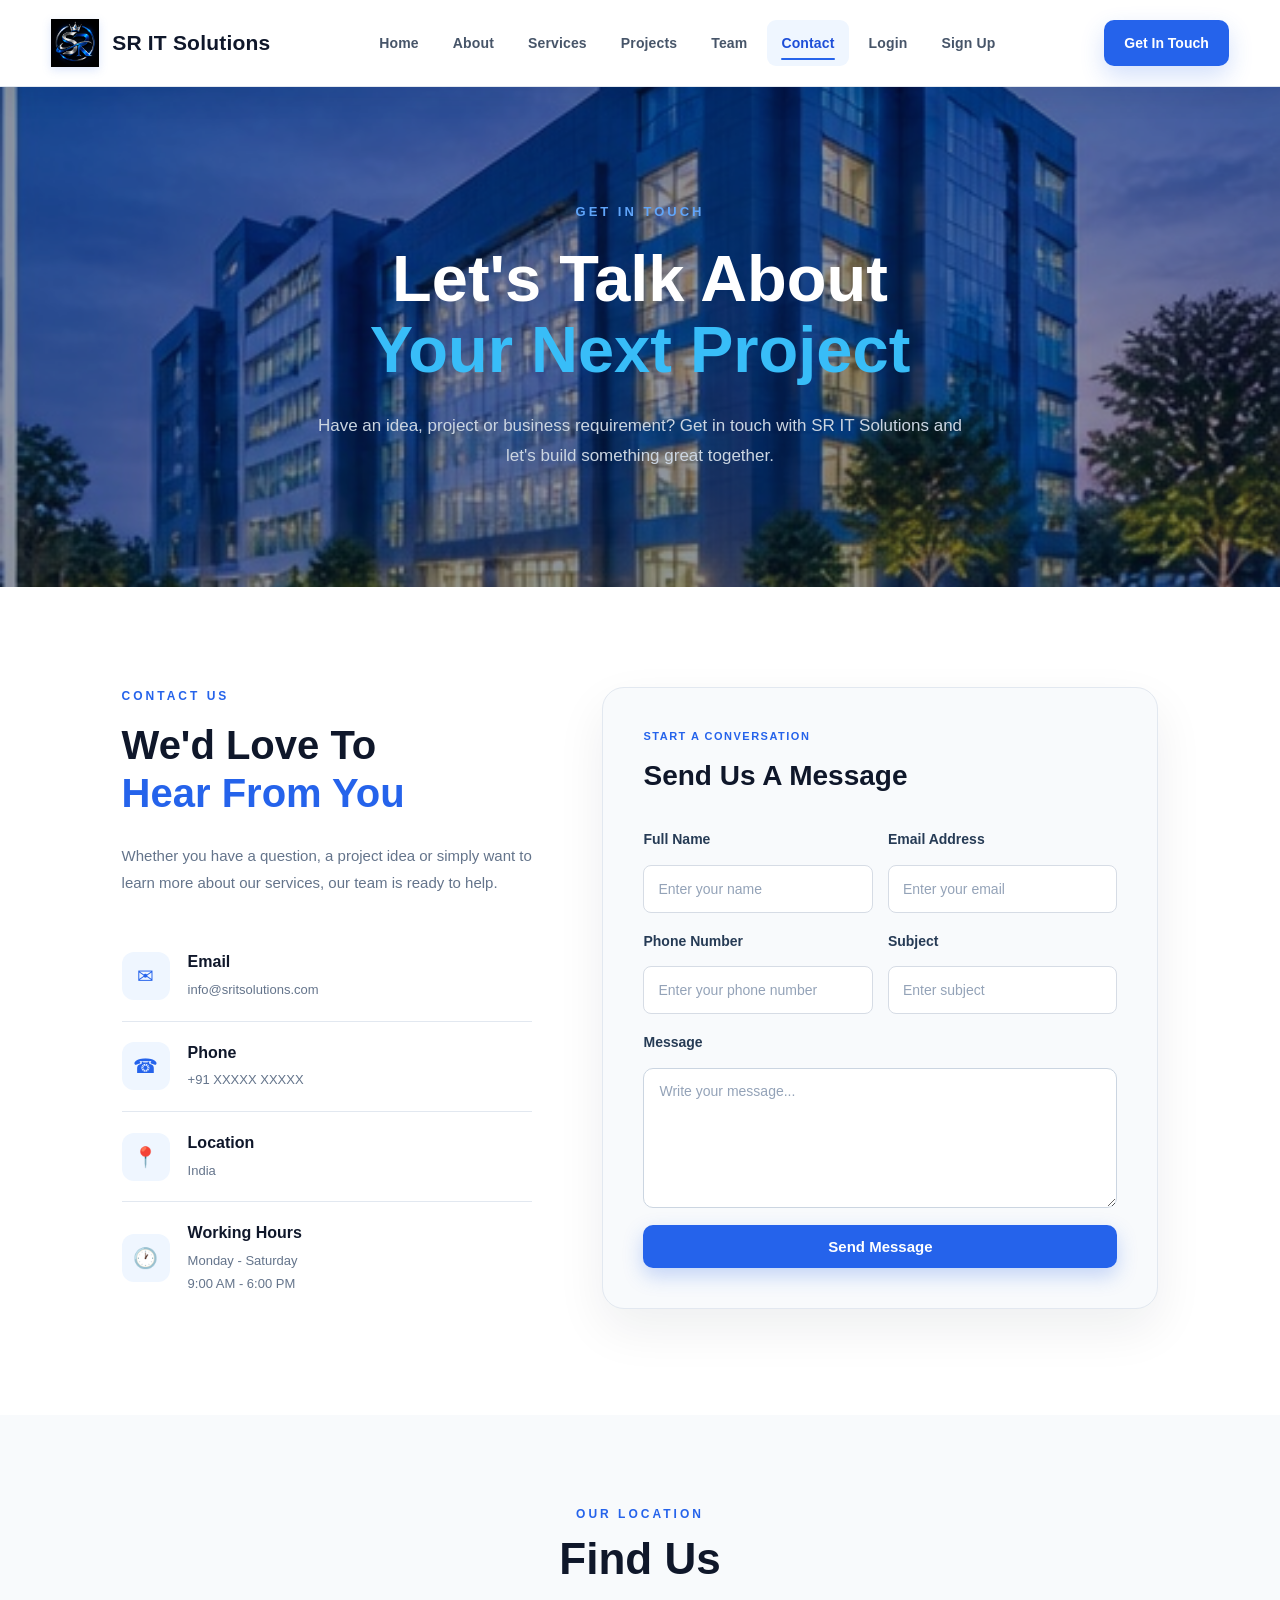
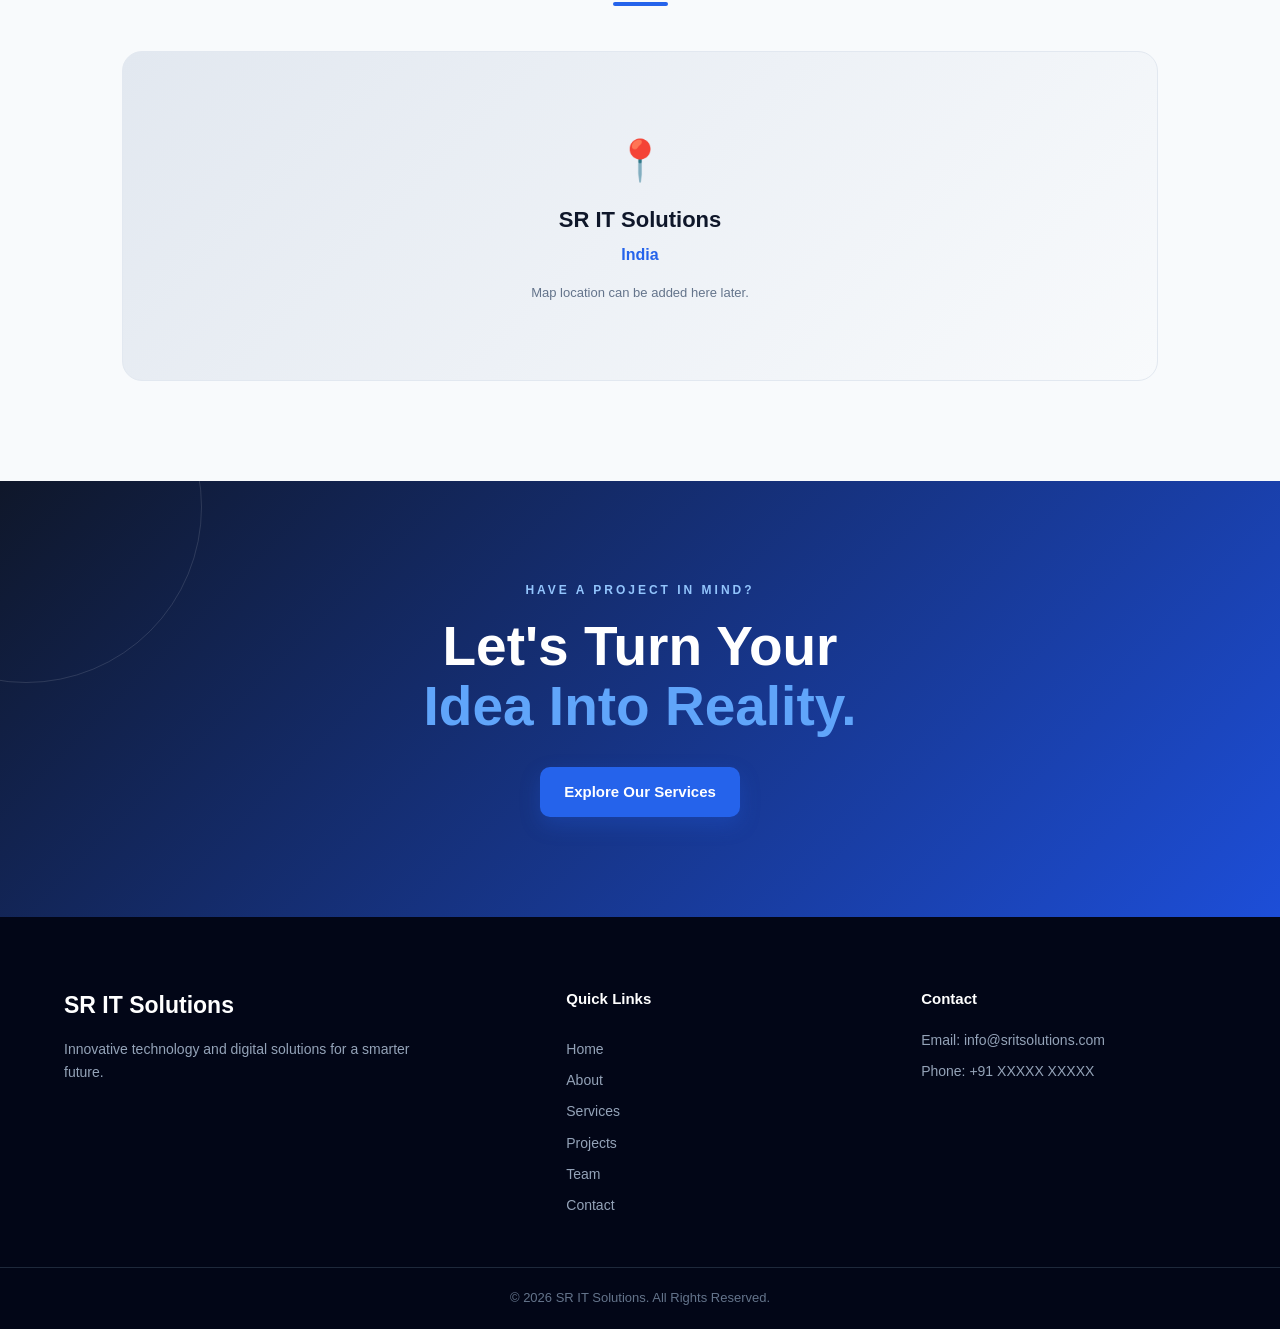
<file: Contact.html>
<!DOCTYPE html>
<html lang="en">

<head>
    <meta charset="UTF-8">
    <meta name="viewport" content="width=device-width, initial-scale=1.0">

    <title>Contact | SR IT Solutions</title>

    <link rel="stylesheet" href="CSS/style.css">
</head>

<body>

    <!-- ================= NAVBAR ================= -->
    <header class="navbar">

        <div class="nav-container">

            <a href="home.html" class="logo">
                <img src="images/logo.png.png" alt="SR IT Solutions Logo">
                <span>SR IT Solutions</span>
            </a>

            <nav class="nav-menu">

                <a href="home.html">Home</a>

                <a href="About.html">About</a>

                <a href="Services.html">Services</a>

                <a href="Projects.html">Projects</a>

                <a href="Team.html">Team</a>

                <a href="Contact.html" class="active">Contact</a>

                <a href="login.html">Login</a>
                
                <a href="signup.html">Sign Up</a>

            </nav>

            <div class="nav-actions">
                <a href="Contact.html" class="nav-cta">Get In Touch</a>
                <button class="nav-toggle" type="button" aria-label="Toggle navigation" aria-expanded="false">
                    <span></span>
                    <span></span>
                    <span></span>
                </button>
            </div>

        </div>

    </header>


    <!-- ================= CONTACT HERO ================= -->

    <section class="page-hero contact-hero">

        <div class="page-hero-content">

            <p>GET IN TOUCH</p>

            <h1>
                Let's Talk About
                <span>Your Next Project</span>
            </h1>

            <p class="page-hero-text">
                Have an idea, project or business requirement?
                Get in touch with SR IT Solutions and let's build
                something great together.
            </p>

        </div>

    </section>


    <!-- ================= CONTACT SECTION ================= -->

    <section class="contact-section">

        <div class="contact-container">


            <!-- ================= CONTACT INFORMATION ================= -->

            <div class="contact-info">

                <p class="section-label">
                    CONTACT US
                </p>

                <h2>
                    We'd Love To
                    <span>Hear From You</span>
                </h2>

                <p class="contact-description">
                    Whether you have a question, a project idea or
                    simply want to learn more about our services,
                    our team is ready to help.
                </p>


                <!-- Email -->

                <div class="contact-info-card">

                    <div class="contact-icon">
                        ✉
                    </div>

                    <div>
                        <h3>Email</h3>

                        <p>
                            info@sritsolutions.com
                        </p>
                    </div>

                </div>


                <!-- Phone -->

                <div class="contact-info-card">

                    <div class="contact-icon">
                        ☎
                    </div>

                    <div>
                        <h3>Phone</h3>

                        <p>
                            +91 XXXXX XXXXX
                        </p>
                    </div>

                </div>


                <!-- Location -->

                <div class="contact-info-card">

                    <div class="contact-icon">
                        📍
                    </div>

                    <div>
                        <h3>Location</h3>

                        <p>
                            India
                        </p>
                    </div>

                </div>


                <!-- Working Hours -->

                <div class="contact-info-card">

                    <div class="contact-icon">
                        🕐
                    </div>

                    <div>
                        <h3>Working Hours</h3>

                        <p>
                            Monday - Saturday
                        </p>

                        <p>
                            9:00 AM - 6:00 PM
                        </p>
                    </div>

                </div>

            </div>


            <!-- ================= CONTACT FORM ================= -->

            <div class="contact-form-box">

                <div class="form-heading">

                    <p>START A CONVERSATION</p>

                    <h2>
                        Send Us A Message
                    </h2>

                </div>


                <form action="#" method="post">

                    <div class="form-row">

                        <div class="form-group">

                            <label for="name">
                                Full Name
                            </label>

                            <input type="text" id="name" name="name" placeholder="Enter your name" required>

                        </div>


                        <div class="form-group">

                            <label for="email">
                                Email Address
                            </label>

                            <input type="email" id="email" name="email" placeholder="Enter your email" required>

                        </div>

                    </div>


                    <div class="form-row">

                        <div class="form-group">

                            <label for="phone">
                                Phone Number
                            </label>

                            <input type="tel" id="phone" name="phone" placeholder="Enter your phone number">

                        </div>


                        <div class="form-group">

                            <label for="subject">
                                Subject
                            </label>

                            <input type="text" id="subject" name="subject" placeholder="Enter subject" required>

                        </div>

                    </div>


                    <div class="form-group">

                        <label for="message">
                            Message
                        </label>

                        <textarea id="message" name="message" rows="6" placeholder="Write your message..."
                            required></textarea>

                    </div>


                    <button type="submit" class="btn primary-btn contact-submit-btn">
                        Send Message
                    </button>

                </form>

            </div>

        </div>

    </section>


    <!-- ================= MAP ================= -->

    <section class="map-section">

        <div class="section-heading">

            <p>OUR LOCATION</p>

            <h2>Find Us</h2>

            <span></span>

        </div>

        <div class="map-placeholder">

            <div>

                <div class="map-icon">
                    📍
                </div>

                <h3>
                    SR IT Solutions
                </h3>

                <p>
                    India
                </p>

                <span>
                    Map location can be added here later.
                </span>

            </div>

        </div>

    </section>


    <!-- ================= CTA ================= -->

    <section class="home-cta">

        <div>

            <p>HAVE A PROJECT IN MIND?</p>

            <h2>
                Let's Turn Your
                <span>Idea Into Reality.</span>
            </h2>

            <a href="Services.html" class="btn primary-btn">
                Explore Our Services
            </a>

        </div>

    </section>


    <!-- ================= FOOTER ================= -->

    <footer class="footer">

        <div class="footer-container">


            <div class="footer-brand">

                <h3>
                    SR IT Solutions
                </h3>

                <p>
                    Innovative technology and digital solutions
                    for a smarter future.
                </p>

            </div>


            <div class="footer-links">

                <h4>
                    Quick Links
                </h4>

                <a href="home.html">
                    Home
                </a>

                <a href="About.html">
                    About
                </a>

                <a href="Services.html">
                    Services
                </a>

                <a href="Projects.html">
                    Projects
                </a>

                <a href="Team.html">
                    Team
                </a>

                <a href="Contact.html">
                    Contact
                </a>

            </div>


            <div class="footer-contact">

                <h4>
                    Contact
                </h4>

                <p>
                    Email: info@sritsolutions.com
                </p>

                <p>
                    Phone: +91 XXXXX XXXXX
                </p>

            </div>

        </div>


        <div class="footer-bottom">

            <p>
                © 2026 SR IT Solutions. All Rights Reserved.
            </p>

        </div>

    </footer>

    <script src="script.js/effect.js"></script>

</body>

</html>
</file>
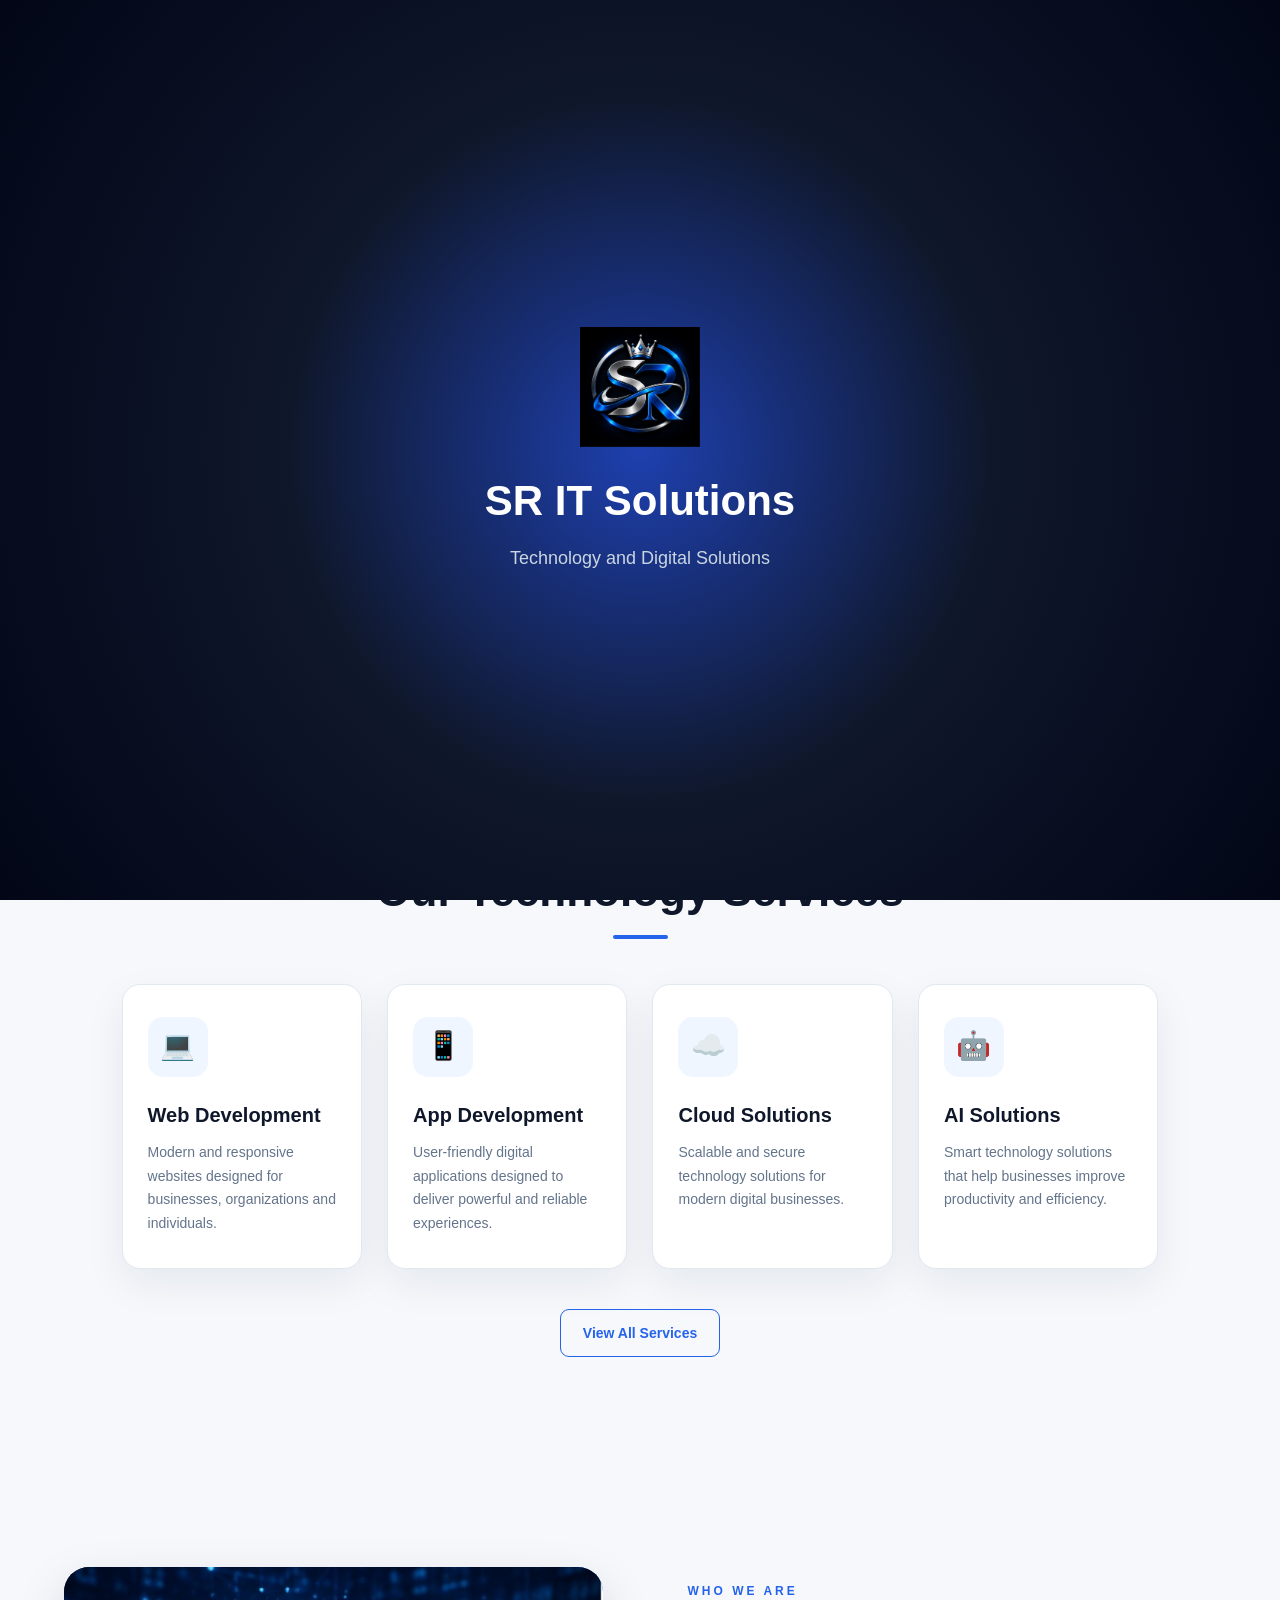
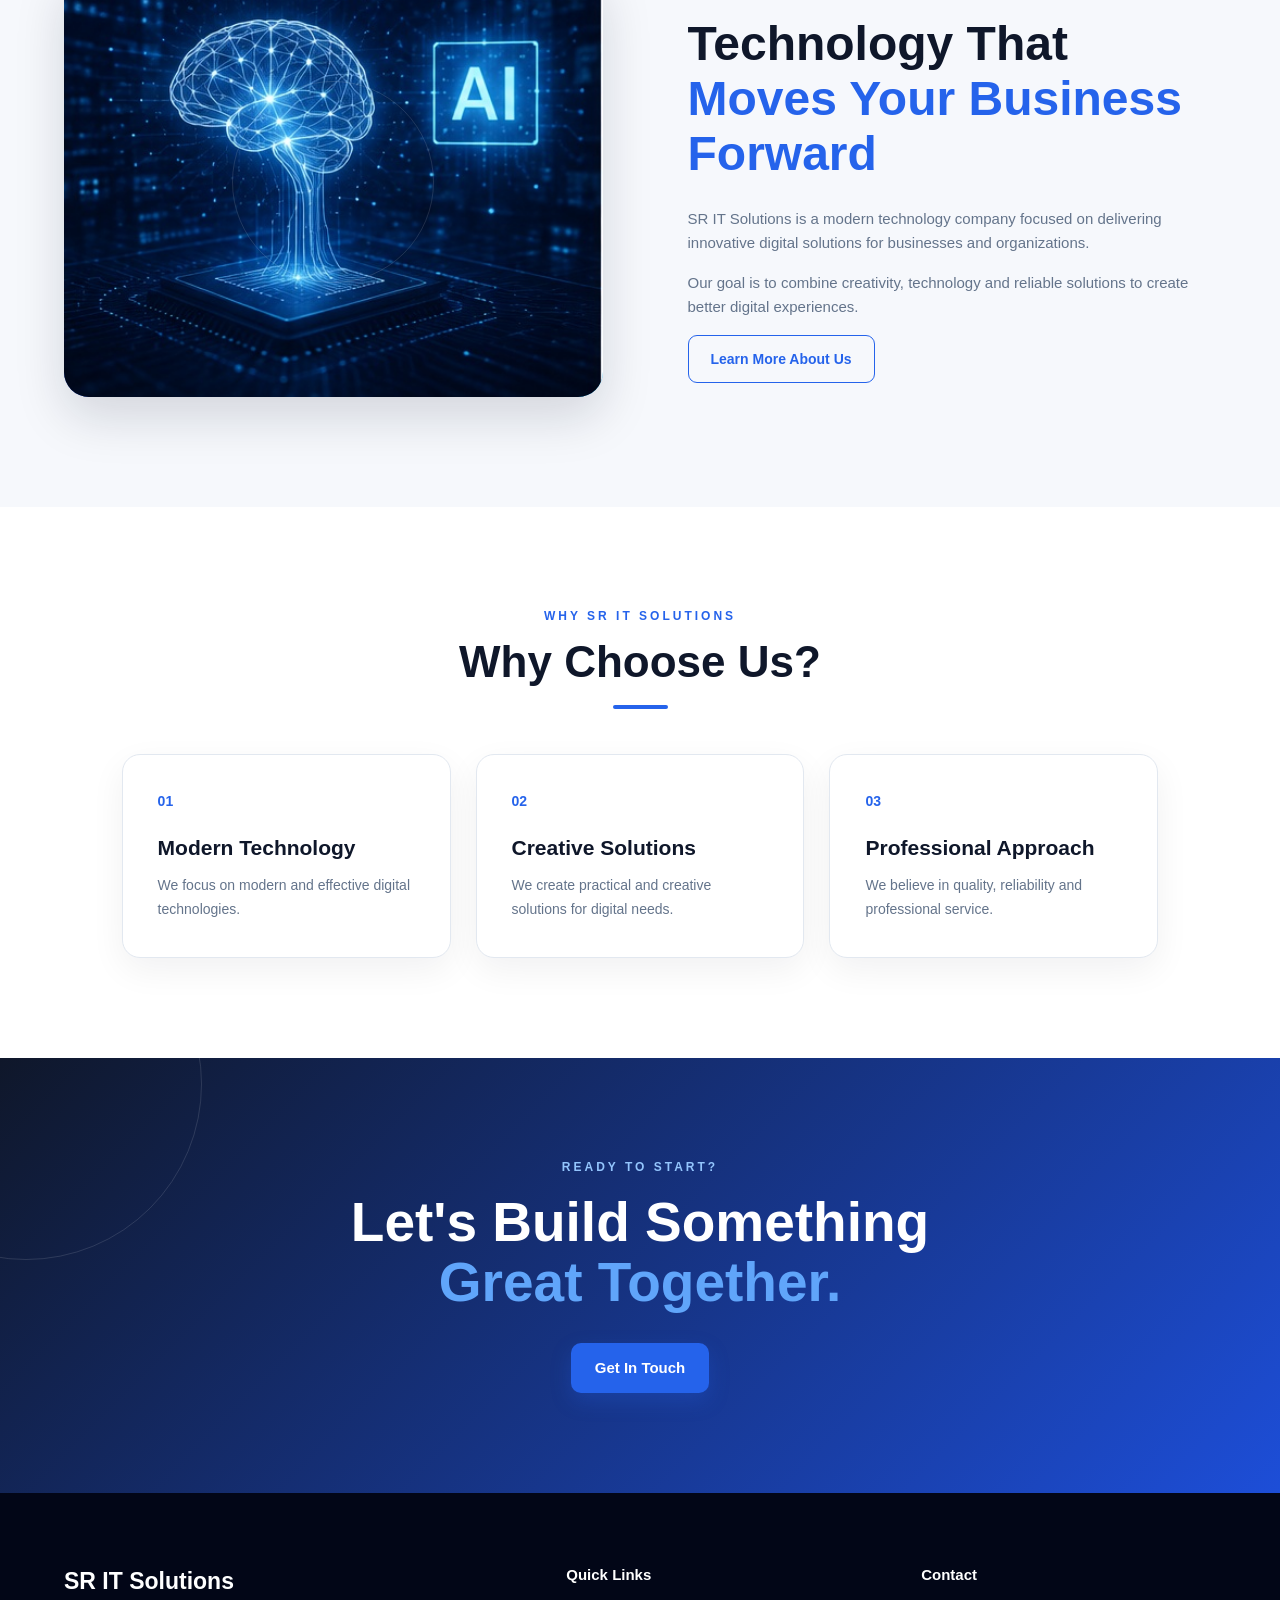
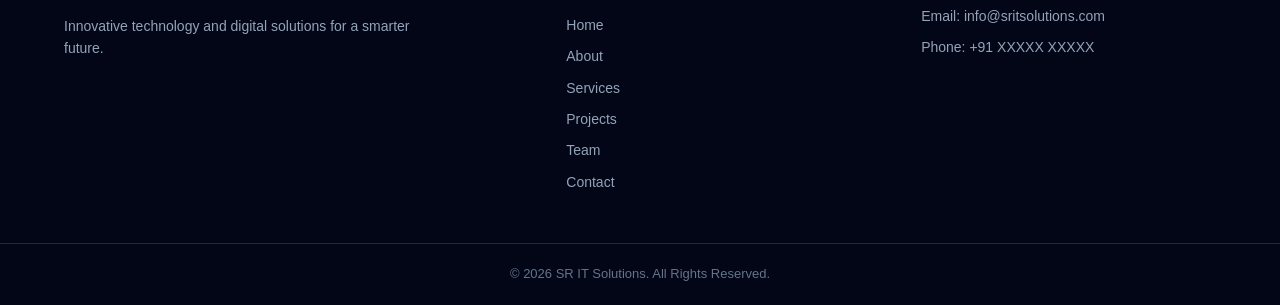
<file: home.html>
<!DOCTYPE html>
<html lang="en">

<head>
    <meta charset="UTF-8">
    <meta name="viewport" content="width=device-width, initial-scale=1.0">

    <title>SR IT Solutions | Technology & Digital Solutions</title>

    <!-- Common CSS -->
    <link rel="stylesheet" href="CSS/style.css?v=latest">
</head>

<body>
    <div id="intro-screen">
        <img src="images/logo.png.png" alt="SR IT Solutions Logo">
        <h1>SR IT Solutions</h1>
        <p>Technology and Digital Solutions</p>
    </div>
    <!-- ================= NAVBAR ================= -->
    <header class="navbar">
        <div class="nav-container">

            <a href="home.html" class="logo">
                <img src="images/logo.png.png" alt="SR IT Solutions Logo">
                <span>SR IT Solutions</span>
            </a>

            <nav class="nav-menu">
                <a href="home.html" class="active">Home</a>
                <a href="About.html">About</a>
                <a href="Services.html">Services</a>
                <a href="Projects.html">Projects</a>
                <a href="Team.html">Team</a>
                <a href="Contact.html">Contact</a>
                <a href="login.html" class="login-nav-button">Login</a>
                <a href="signup.html" class="login-nav-button">Sign Up</a>
            </nav>

            <div class="nav-actions">
                <a href="Contact.html" class="nav-cta">Get In Touch</a>
                <button class="nav-toggle" type="button" aria-label="Toggle navigation" aria-expanded="false">
                    <span></span>
                    <span></span>
                    <span></span>
                </button>
            </div>

        </div>
    </header>


    <!-- ================= HERO SECTION ================= -->
    <main>

        <section class="hero">

            <div class="hero-content">

                <p class="hero-small-title">
                    WELCOME TO SR IT SOLUTIONS
                </p>

                <h1>
                    We Build
                    <span>Digital Solutions</span>
                    For Your Future
                </h1>

                <p class="hero-description">
                    SR IT Solutions provides modern, reliable and innovative
                    technology solutions to help businesses grow in the digital world.
                </p>

                <div class="hero-buttons">
                    <a href="Services.html" class="btn primary-btn">
                        Explore Services
                    </a>

                    <a href="Contact.html" class="btn secondary-btn">
                        Contact Us
                    </a>
                </div>

            </div>

        </section>


        <!-- ================= SERVICES PREVIEW ================= -->
        <section class="home-services">

            <div class="section-heading">
                <p>WHAT WE DO</p>
                <h2>Our Technology Services</h2>
                <span></span>
            </div>

            <div class="service-preview-container">

                <div class="service-card">
                    <div class="service-icon">💻</div>
                    <h3>Web Development</h3>
                    <p>
                        Modern and responsive websites designed for businesses,
                        organizations and individuals.
                    </p>
                </div>

                <div class="service-card">
                    <div class="service-icon">📱</div>
                    <h3>App Development</h3>
                    <p>
                        User-friendly digital applications designed to deliver
                        powerful and reliable experiences.
                    </p>
                </div>

                <div class="service-card">
                    <div class="service-icon">☁️</div>
                    <h3>Cloud Solutions</h3>
                    <p>
                        Scalable and secure technology solutions for modern
                        digital businesses.
                    </p>
                </div>

                <div class="service-card">
                    <div class="service-icon">🤖</div>
                    <h3>AI Solutions</h3>
                    <p>
                        Smart technology solutions that help businesses improve
                        productivity and efficiency.
                    </p>
                </div>

            </div>

            <div class="center-button">
                <a href="Services.html" class="outline-btn">
                    View All Services
                </a>
            </div>

        </section>


        <!-- ================= ABOUT PREVIEW ================= -->
        <section class="home-about">

            <div class="about-image">
                <img src="images/06_ai_solutions.jpg (1).jpeg" alt="AI technology and intelligent digital systems">
            </div>

            <div class="about-content">

                <p class="section-label">WHO WE ARE</p>

                <h2>
                    Technology That
                    <span>Moves Your Business Forward</span>
                </h2>

                <p>
                    SR IT Solutions is a modern technology company focused on
                    delivering innovative digital solutions for businesses and
                    organizations.
                </p>

                <p>
                    Our goal is to combine creativity, technology and reliable
                    solutions to create better digital experiences.
                </p>

                <a href="About.html" class="outline-btn">
                    Learn More About Us
                </a>

            </div>

        </section>


        <!-- ================= WHY CHOOSE US ================= -->
        <section class="why-us">

            <div class="section-heading">
                <p>WHY SR IT SOLUTIONS</p>
                <h2>Why Choose Us?</h2>
                <span></span>
            </div>

            <div class="why-container">

                <div class="why-card">
                    <h3>01</h3>
                    <h4>Modern Technology</h4>
                    <p>
                        We focus on modern and effective digital technologies.
                    </p>
                </div>

                <div class="why-card">
                    <h3>02</h3>
                    <h4>Creative Solutions</h4>
                    <p>
                        We create practical and creative solutions for digital needs.
                    </p>
                </div>

                <div class="why-card">
                    <h3>03</h3>
                    <h4>Professional Approach</h4>
                    <p>
                        We believe in quality, reliability and professional service.
                    </p>
                </div>

            </div>

        </section>


        <!-- ================= CALL TO ACTION ================= -->
        <section class="home-cta">

            <div>
                <p>READY TO START?</p>

                <h2>
                    Let's Build Something
                    <span>Great Together.</span>
                </h2>

                <a href="Contact.html" class="btn primary-btn">
                    Get In Touch
                </a>
            </div>

        </section>

    </main>


    <!-- ================= FOOTER ================= -->
    <footer class="footer">

        <div class="footer-container">

            <div class="footer-brand">
                <h3>SR IT Solutions</h3>
                <p>
                    Innovative technology and digital solutions for a smarter future.
                </p>
            </div>

            <div class="footer-links">
                <h4>Quick Links</h4>

                <a href="home.html">Home</a>
                <a href="About.html">About</a>
                <a href="Services.html">Services</a>
                <a href="Projects.html">Projects</a>
                <a href="Team.html">Team</a>
                <a href="Contact.html">Contact</a>
            </div>

            <div class="footer-contact">
                <h4>Contact</h4>
                <p>Email: info@sritsolutions.com</p>
                <p>Phone: +91 XXXXX XXXXX</p>
            </div>

        </div>

        <div class="footer-bottom">
            <p>
                © 2026 SR IT Solutions. All Rights Reserved.
            </p>
        </div>

    </footer>

    <script src="script.js/effect.js"></script>

</body>

</html>
</file>
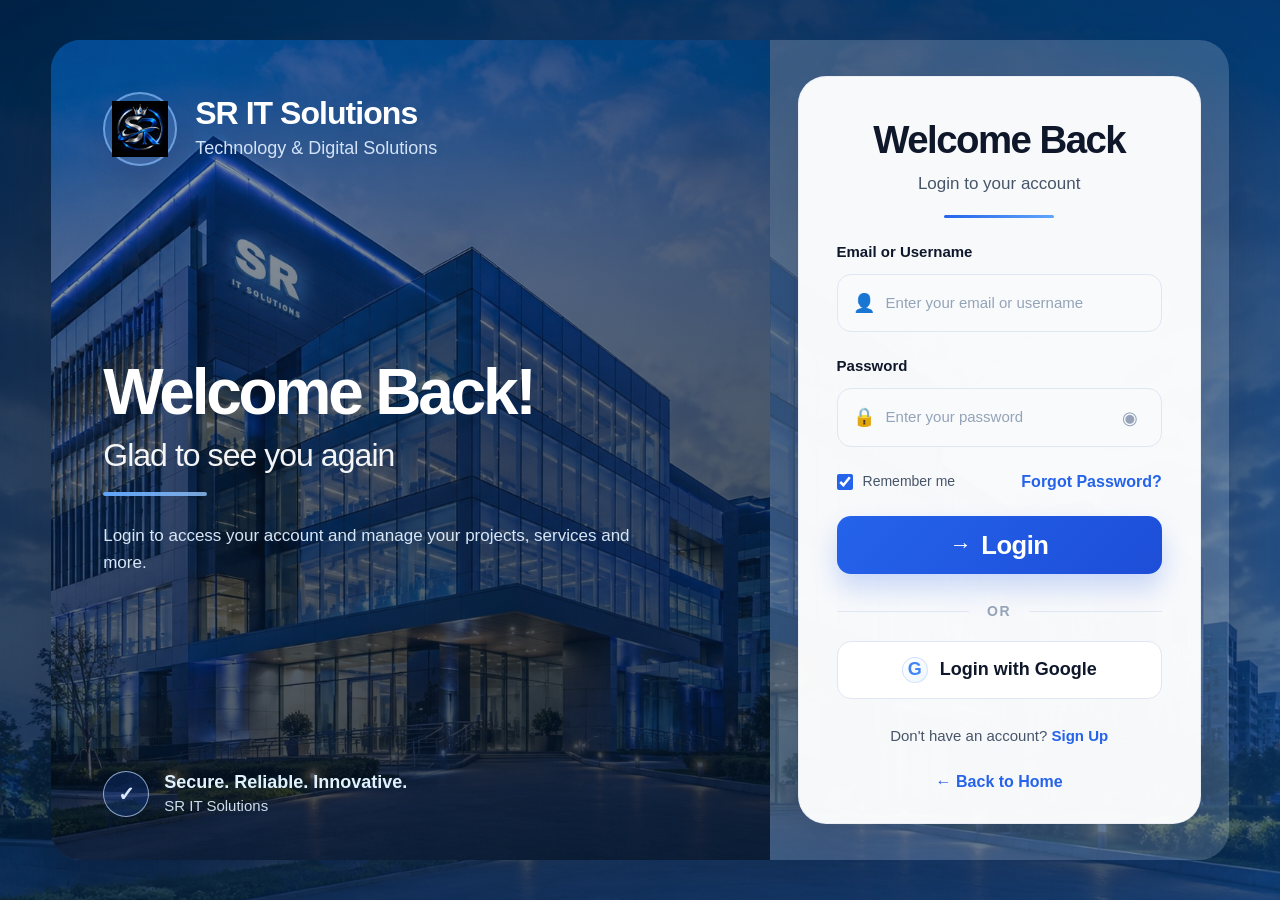
<file: login.html>
<!DOCTYPE html>
<html lang="en">

<head>
    <meta charset="UTF-8">
    <meta name="viewport" content="width=device-width, initial-scale=1.0">
    <title>Login | SR IT Solutions</title>
    <link rel="stylesheet" href="CSS/style.css?v=latest">
</head>

<body class="login-page-body">
    <div class="login-page">
        <div class="login-panel">
            <aside class="login-visual" aria-label="SR IT Solutions office background">
                <div class="login-visual-overlay"></div>

                <div class="login-branding">
                    <div class="login-brand-logo">
                        <img src="images/logo.png.png" alt="SR IT Solutions Logo">
                    </div>

                    <div class="login-brand-copy">
                        <h1>SR IT Solutions</h1>
                        <p>Technology &amp; Digital Solutions</p>
                    </div>
                </div>

                <div class="login-hero-copy">
                    <h2>Welcome Back!</h2>
                    <h3>Glad to see you again</h3>
                    <span class="login-accent-line"></span>
                    <p>
                        Login to access your account and manage your projects,
                        services and more.
                    </p>
                </div>

                <div class="login-trust-badge">
                    <div class="login-trust-icon">✓</div>
                    <div class="login-trust-text">
                        <strong>Secure. Reliable. Innovative.</strong>
                        <span>SR IT Solutions</span>
                    </div>
                </div>
            </aside>

            <main class="login-card-wrap">
                <section class="login-card" aria-label="Login form">
                    <div class="login-card-header">
                        <h2>Welcome Back</h2>
                        <p>Login to your account</p>
                        <span class="login-card-line"></span>
                    </div>

                    <form class="login-form" action="#" method="post">
                        <div class="login-field-group">
                            <label for="login-email">Email or Username</label>
                            <div class="login-input-shell">
                                <span class="login-input-icon" aria-hidden="true">👤</span>
                                <input id="login-email" type="email" name="email" placeholder="Enter your email or username" autocomplete="username">
                            </div>
                        </div>

                        <div class="login-field-group">
                            <label for="login-password">Password</label>
                            <div class="login-input-shell login-password-shell">
                                <span class="login-input-icon" aria-hidden="true">🔒</span>
                                <input id="login-password" type="password" name="password" placeholder="Enter your password" autocomplete="current-password">
                                <button type="button" class="login-password-toggle" aria-label="Show password" aria-pressed="false">
                                    <span class="login-eye-icon" aria-hidden="true">◉</span>
                                </button>
                            </div>
                        </div>

                        <div class="login-form-meta">
                            <label class="login-check-wrap">
                                <input type="checkbox" name="remember" checked>
                                <span>Remember me</span>
                            </label>
                            <a href="#" class="login-link">Forgot Password?</a>
                        </div>

                        <button type="submit" class="login-button">
                            <span class="login-button-icon" aria-hidden="true">→</span>
                            <span>Login</span>
                        </button>
                    </form>

                    <div class="login-divider"><span>OR</span></div>

                    <button type="button" class="login-google-btn" aria-label="Login with Google">
                        <span class="login-google-mark" aria-hidden="true">G</span>
                        <span>Login with Google</span>
                    </button>

                    <p class="login-signup-text">
                        Don't have an account? <a href="signup.html" class="login-link">Sign Up</a>
                    </p>

                    <a href="home.html" class="login-home-link">← Back to Home</a>
                </section>
            </main>
        </div>
    </div>

    <script src="script.js/effect.js"></script>
    <script>
        const passwordField = document.getElementById('login-password');
        const toggleButton = document.querySelector('.login-password-toggle');

        if (passwordField && toggleButton) {
            toggleButton.addEventListener('click', function () {
                const isHidden = passwordField.type === 'password';
                passwordField.type = isHidden ? 'text' : 'password';
                toggleButton.setAttribute('aria-label', isHidden ? 'Hide password' : 'Show password');
                toggleButton.setAttribute('aria-pressed', String(isHidden));
                toggleButton.classList.toggle('is-visible', isHidden);
            });
        }
    </script>
</body>

</html>
</file>
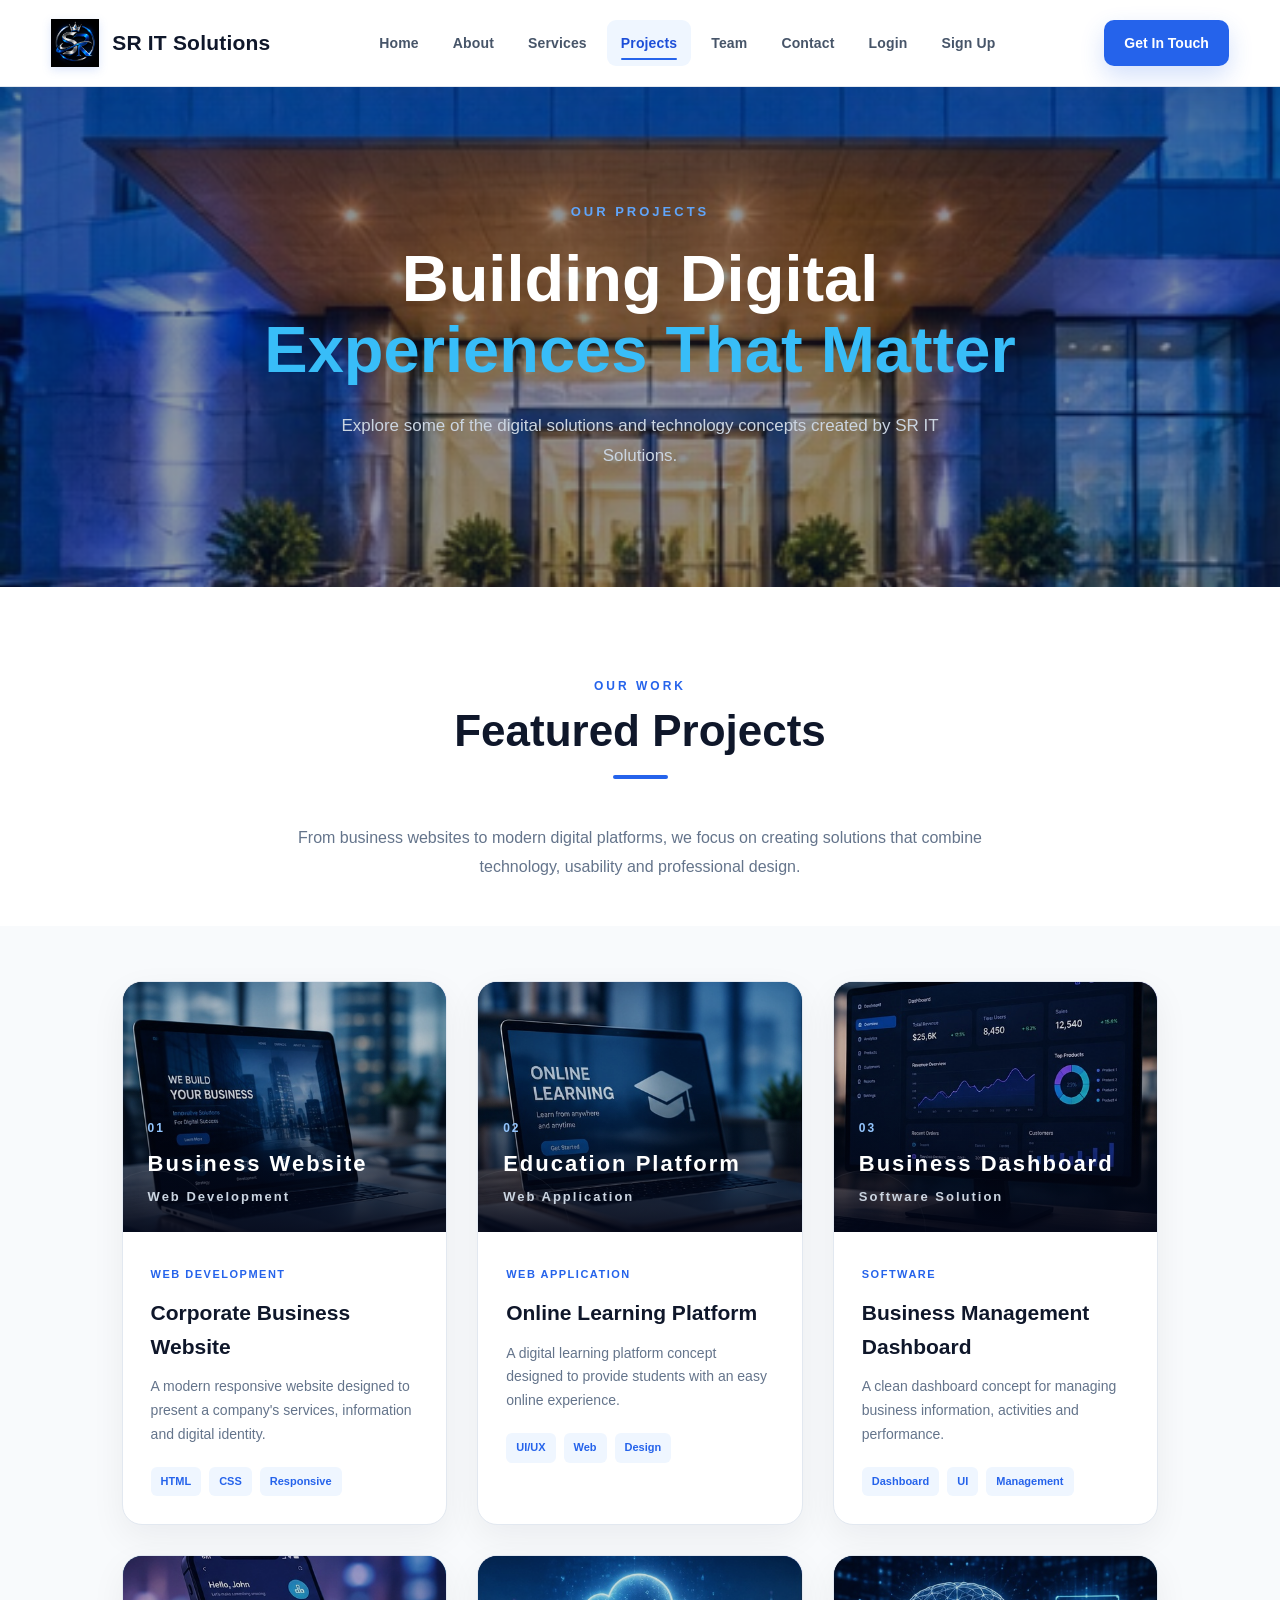
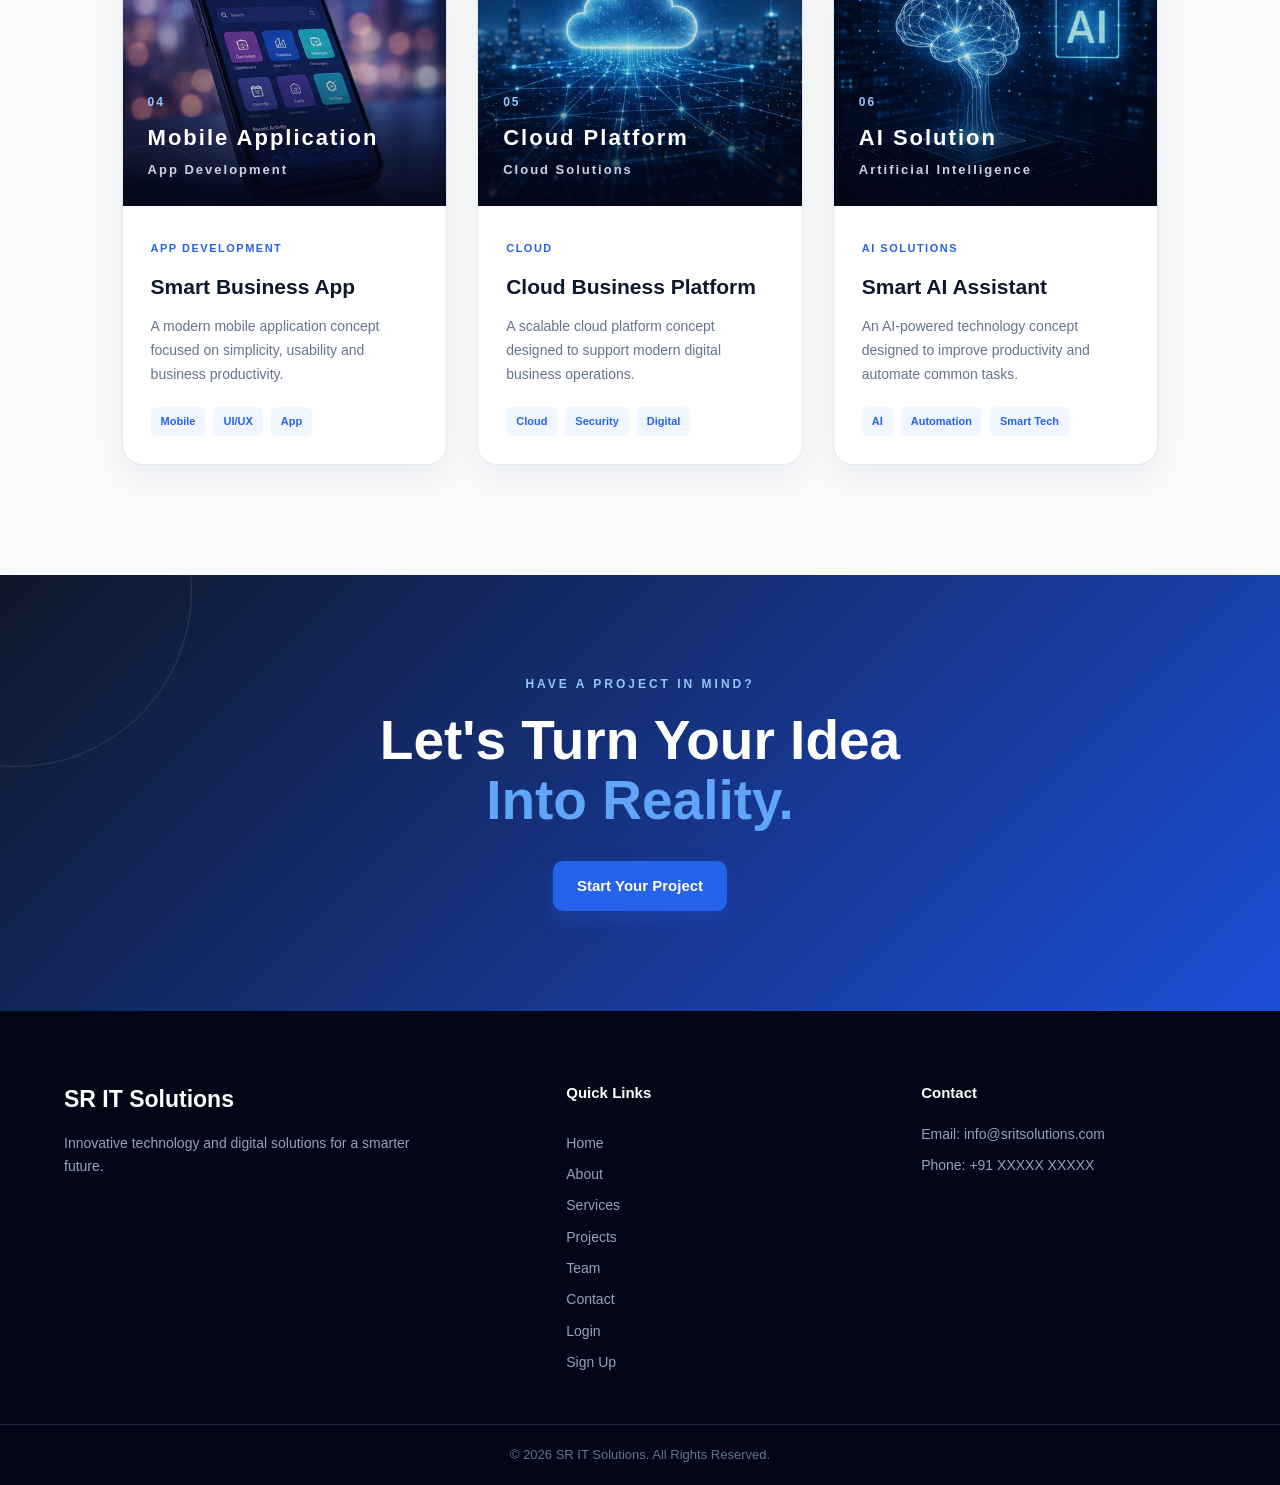
<file: Projects.html>
<!DOCTYPE html>
<html lang="en">

<head>
    <meta charset="UTF-8">
    <meta name="viewport" content="width=device-width, initial-scale=1.0">

    <title>Projects | SR IT Solutions</title>

    <link rel="stylesheet" href="CSS/style.css">
</head>

<body>

    <!-- ================= NAVBAR ================= -->
    <header class="navbar">

        <div class="nav-container">

            <a href="home.html" class="logo">
                <img src="images/logo.png.png" alt="SR IT Solutions Logo">
                <span>SR IT Solutions</span>
            </a>

            <nav class="nav-menu">
                <a href="home.html">Home</a>
                <a href="About.html">About</a>
                <a href="Services.html">Services</a>
                <a href="Projects.html" class="active">Projects</a>
                <a href="Team.html">Team</a>
                <a href="Contact.html">Contact</a>
                <a href="login.html">Login</a>
                <a href="signup.html">Sign Up</a>
            </nav>

            <div class="nav-actions">
                <a href="Contact.html" class="nav-cta">Get In Touch</a>
                <button class="nav-toggle" type="button" aria-label="Toggle navigation" aria-expanded="false">
                    <span></span>
                    <span></span>
                    <span></span>
                </button>
            </div>

        </div>

    </header>


    <!-- ================= PROJECT HERO ================= -->

    <section class="page-hero projects-hero">

        <div class="page-hero-content">

            <p>OUR PROJECTS</p>

            <h1>
                Building Digital
                <span>Experiences That Matter</span>
            </h1>

            <p class="page-hero-text">
                Explore some of the digital solutions and technology
                concepts created by SR IT Solutions.
            </p>

        </div>

    </section>


    <!-- ================= PROJECT INTRO ================= -->

    <section class="projects-intro">

        <div class="section-heading">

            <p>OUR WORK</p>

            <h2>Featured Projects</h2>

            <span></span>

        </div>

        <p class="projects-intro-text">
            From business websites to modern digital platforms,
            we focus on creating solutions that combine technology,
            usability and professional design.
        </p>

    </section>


    <!-- ================= PROJECTS ================= -->

    <section class="projects-section">

        <div class="projects-grid">


            <!-- PROJECT 01 -->

            <div class="project-card">

                <div class="project-image project-image-1">

                    <img class="project-image-photo" src="images/01_business_website.jpg.jpeg"
                        alt="Corporate business website displayed on a laptop">

                    <div class="project-overlay">

                        <span>01</span>

                        <h3>Business Website</h3>

                        <p>Web Development</p>

                    </div>

                </div>

                <div class="project-content">

                    <span class="project-category">
                        WEB DEVELOPMENT
                    </span>

                    <h3>Corporate Business Website</h3>

                    <p>
                        A modern responsive website designed to present
                        a company's services, information and digital identity.
                    </p>

                    <div class="project-tech">
                        <span>HTML</span>
                        <span>CSS</span>
                        <span>Responsive</span>
                    </div>

                </div>

            </div>


            <!-- PROJECT 02 -->

            <div class="project-card">

                <div class="project-image project-image-2">

                    <img class="project-image-photo" src="images/02_education_platform.jpg.jpeg"
                        alt="Online learning platform displayed on a laptop">

                    <div class="project-overlay">

                        <span>02</span>

                        <h3>Education Platform</h3>

                        <p>Web Application</p>

                    </div>

                </div>

                <div class="project-content">

                    <span class="project-category">
                        WEB APPLICATION
                    </span>

                    <h3>Online Learning Platform</h3>

                    <p>
                        A digital learning platform concept designed
                        to provide students with an easy online experience.
                    </p>

                    <div class="project-tech">
                        <span>UI/UX</span>
                        <span>Web</span>
                        <span>Design</span>
                    </div>

                </div>

            </div>


            <!-- PROJECT 03 -->

            <div class="project-card">

                <div class="project-image project-image-3">

                    <img class="project-image-photo" src="images/03_business_dashboard.jpg.jpeg"
                        alt="Business management dashboard on a monitor">

                    <div class="project-overlay">

                        <span>03</span>

                        <h3>Business Dashboard</h3>

                        <p>Software Solution</p>

                    </div>

                </div>

                <div class="project-content">

                    <span class="project-category">
                        SOFTWARE
                    </span>

                    <h3>Business Management Dashboard</h3>

                    <p>
                        A clean dashboard concept for managing business
                        information, activities and performance.
                    </p>

                    <div class="project-tech">
                        <span>Dashboard</span>
                        <span>UI</span>
                        <span>Management</span>
                    </div>

                </div>

            </div>


            <!-- PROJECT 04 -->

            <div class="project-card">

                <div class="project-image project-image-4">

                    <img class="project-image-photo" src="images/04_mobile_application.jpg.jpeg"
                        alt="Smart business mobile application on a phone">

                    <div class="project-overlay">

                        <span>04</span>

                        <h3>Mobile Application</h3>

                        <p>App Development</p>

                    </div>

                </div>

                <div class="project-content">

                    <span class="project-category">
                        APP DEVELOPMENT
                    </span>

                    <h3>Smart Business App</h3>

                    <p>
                        A modern mobile application concept focused on
                        simplicity, usability and business productivity.
                    </p>

                    <div class="project-tech">
                        <span>Mobile</span>
                        <span>UI/UX</span>
                        <span>App</span>
                    </div>

                </div>

            </div>


            <!-- PROJECT 05 -->

            <div class="project-card">

                <div class="project-image project-image-5">

                    <img class="project-image-photo" src="images/05_cloud_platform.jpg.jpeg"
                        alt="Cloud platform technology visual">

                    <div class="project-overlay">

                        <span>05</span>

                        <h3>Cloud Platform</h3>

                        <p>Cloud Solutions</p>

                    </div>

                </div>

                <div class="project-content">

                    <span class="project-category">
                        CLOUD
                    </span>

                    <h3>Cloud Business Platform</h3>

                    <p>
                        A scalable cloud platform concept designed to
                        support modern digital business operations.
                    </p>

                    <div class="project-tech">
                        <span>Cloud</span>
                        <span>Security</span>
                        <span>Digital</span>
                    </div>

                </div>

            </div>


            <!-- PROJECT 06 -->

            <div class="project-card">

                <div class="project-image project-image-6">

                    <img class="project-image-photo" src="images/06_ai_solutions.jpg (1).jpeg"
                        alt="Artificial intelligence technology visual">

                    <div class="project-overlay">

                        <span>06</span>

                        <h3>AI Solution</h3>

                        <p>Artificial Intelligence</p>

                    </div>

                </div>

                <div class="project-content">

                    <span class="project-category">
                        AI SOLUTIONS
                    </span>

                    <h3>Smart AI Assistant</h3>

                    <p>
                        An AI-powered technology concept designed to
                        improve productivity and automate common tasks.
                    </p>

                    <div class="project-tech">
                        <span>AI</span>
                        <span>Automation</span>
                        <span>Smart Tech</span>
                    </div>

                </div>

            </div>

        </div>

    </section>


    <!-- ================= PROJECT CTA ================= -->

    <section class="home-cta projects-cta">

        <div>

            <p>HAVE A PROJECT IN MIND?</p>

            <h2>
                Let's Turn Your Idea
                <span>Into Reality.</span>
            </h2>

            <a href="Contact.html" class="btn primary-btn">
                Start Your Project
            </a>

        </div>

    </section>


    <!-- ================= FOOTER ================= -->

    <footer class="footer">

        <div class="footer-container">

            <div class="footer-brand">

                <h3>SR IT Solutions</h3>

                <p>
                    Innovative technology and digital solutions
                    for a smarter future.
                </p>

            </div>


            <div class="footer-links">

                <h4>Quick Links</h4>

                <a href="home.html">Home</a>
                <a href="About.html">About</a>
                <a href="Services.html">Services</a>
                <a href="Projects.html">Projects</a>
                <a href="Team.html">Team</a>
                <a href="Contact.html">Contact</a>
                <a href="login.html">Login</a>
                <a href="signup.html">Sign Up</a>

            </div>


            <div class="footer-contact">

                <h4>Contact</h4>

                <p>Email: info@sritsolutions.com</p>
                <p>Phone: +91 XXXXX XXXXX</p>

            </div>

        </div>


        <div class="footer-bottom">

            <p>
                © 2026 SR IT Solutions. All Rights Reserved.
            </p>

        </div>

    </footer>

    <script src="script.js/effect.js"></script>

</body>

</html>
</file>
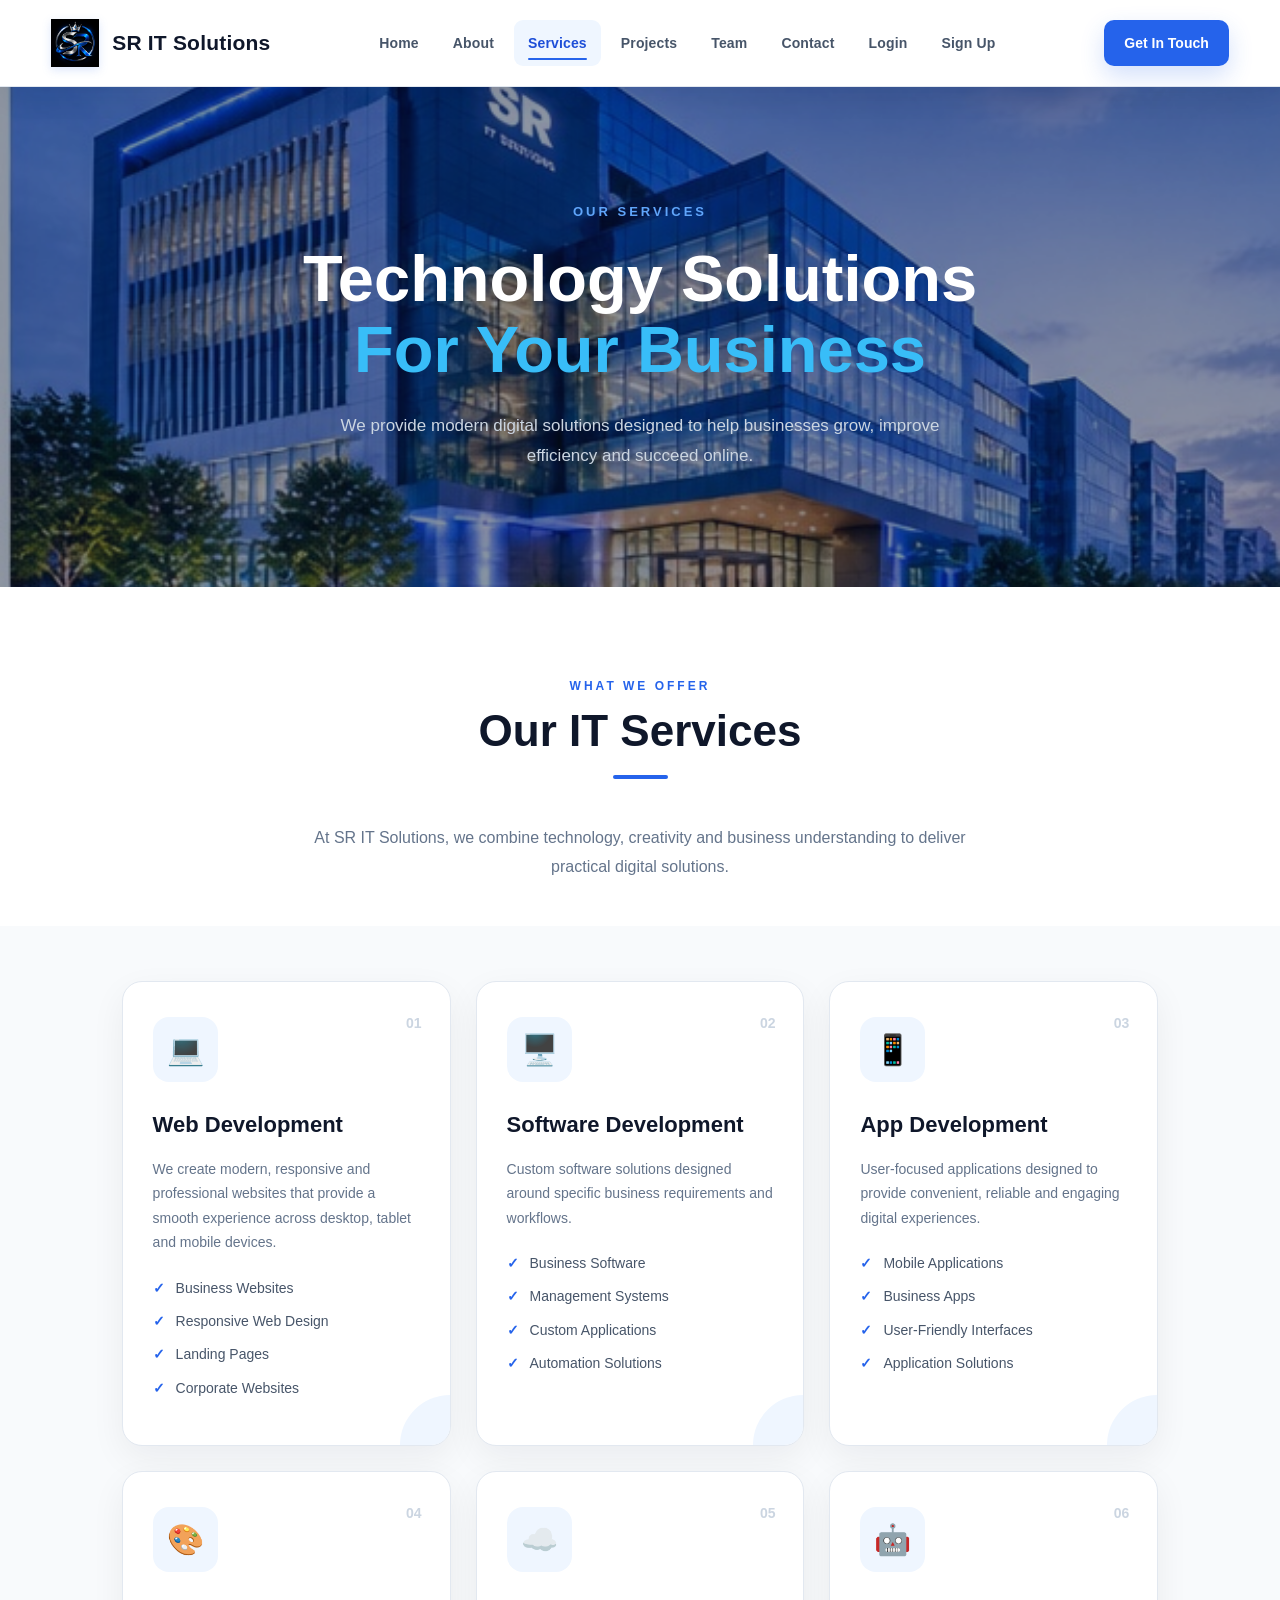
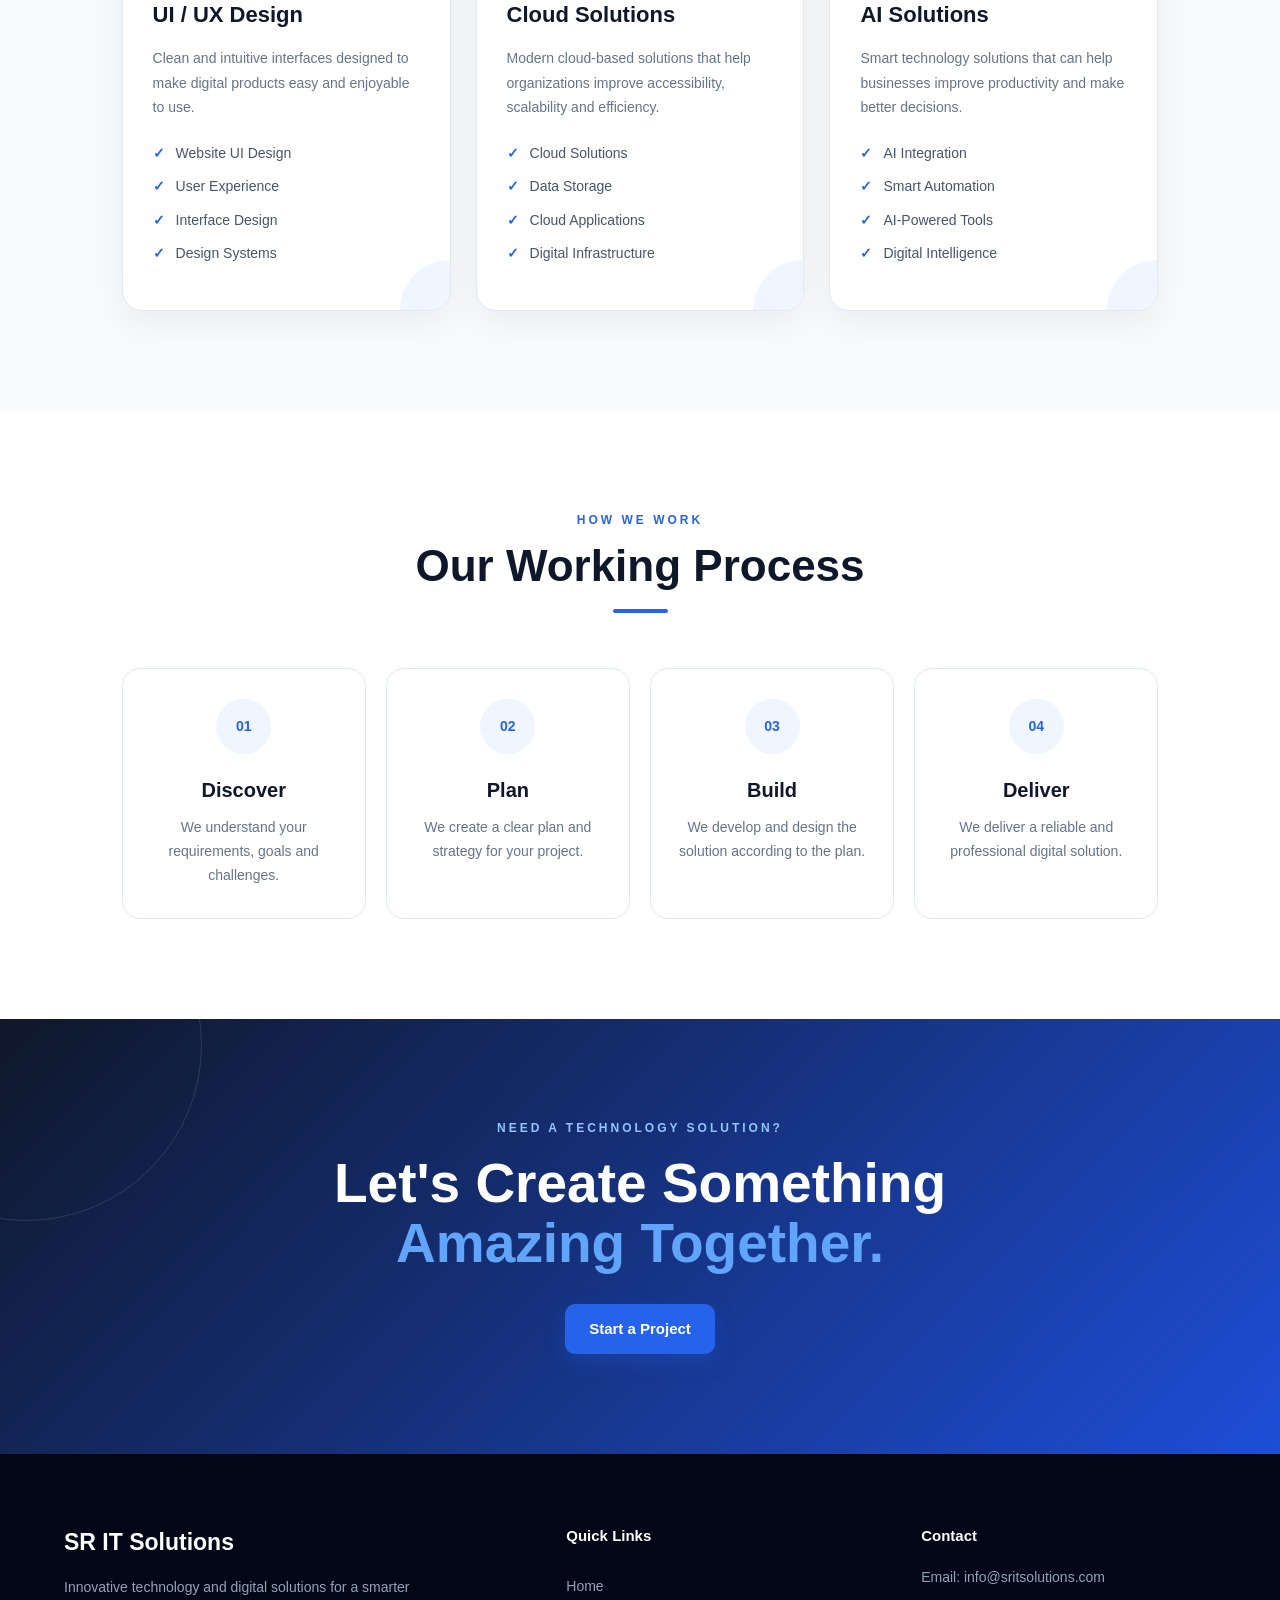
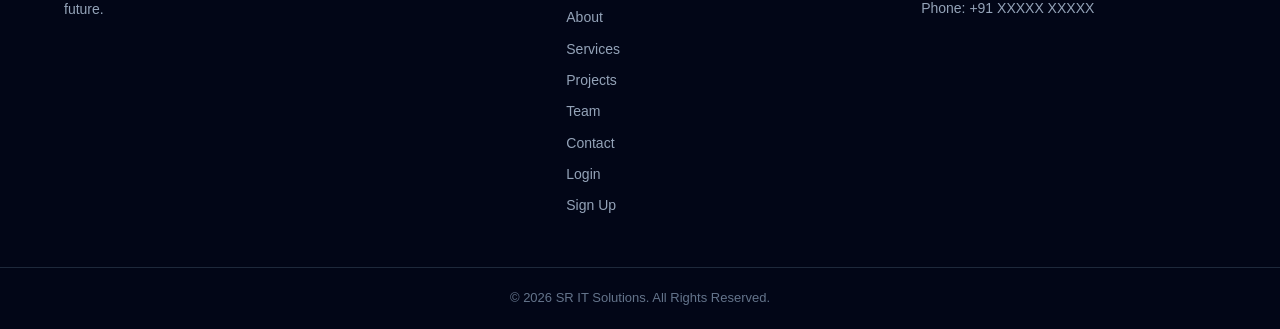
<file: Services.html>
<!DOCTYPE html>
<html lang="en">

<head>
    <meta charset="UTF-8">
    <meta name="viewport" content="width=device-width, initial-scale=1.0">

    <title>Services | SR IT Solutions</title>

    <link rel="stylesheet" href="CSS/style.css">
</head>

<body>

    <!-- ================= NAVBAR ================= -->
    <header class="navbar">
        <div class="nav-container">

            <a href="home.html" class="logo">
                <img src="images/logo.png.png" alt="SR IT Solutions Logo">
                <span>SR IT Solutions</span>
            </a>

            <nav class="nav-menu">
                <a href="home.html">Home</a>
                <a href="About.html">About</a>
                <a href="Services.html" class="active">Services</a>
                <a href="Projects.html">Projects</a>
                <a href="Team.html">Team</a>
                <a href="Contact.html">Contact</a>
                <a href="login.html">Login</a>
                <a href="signup.html">Sign Up</a>
            </nav>

            <div class="nav-actions">
                <a href="Contact.html" class="nav-cta">Get In Touch</a>
                <button class="nav-toggle" type="button" aria-label="Toggle navigation" aria-expanded="false">
                    <span></span>
                    <span></span>
                    <span></span>
                </button>
            </div>

        </div>
    </header>


    <!-- ================= SERVICES HERO ================= -->
    <section class="page-hero services-hero">

        <div class="page-hero-content">

            <p>OUR SERVICES</p>

            <h1>
                Technology Solutions
                <span>For Your Business</span>
            </h1>

            <p class="page-hero-text">
                We provide modern digital solutions designed to help
                businesses grow, improve efficiency and succeed online.
            </p>

        </div>

    </section>


    <!-- ================= SERVICES INTRO ================= -->
    <section class="services-intro">

        <div class="section-heading">

            <p>WHAT WE OFFER</p>

            <h2>Our IT Services</h2>

            <span></span>

        </div>

        <p class="services-intro-text">
            At SR IT Solutions, we combine technology, creativity and
            business understanding to deliver practical digital solutions.
        </p>

    </section>


    <!-- ================= MAIN SERVICES ================= -->
    <section class="services-section">

        <div class="services-grid">


            <!-- Web Development -->
            <div class="service-large-card">

                <div class="service-card-icon">
                    💻
                </div>

                <span class="service-number">01</span>

                <h3>Web Development</h3>

                <p>
                    We create modern, responsive and professional websites
                    that provide a smooth experience across desktop, tablet
                    and mobile devices.
                </p>

                <ul>
                    <li>Business Websites</li>
                    <li>Responsive Web Design</li>
                    <li>Landing Pages</li>
                    <li>Corporate Websites</li>
                </ul>

            </div>


            <!-- Software Development -->
            <div class="service-large-card">

                <div class="service-card-icon">
                    🖥️
                </div>

                <span class="service-number">02</span>

                <h3>Software Development</h3>

                <p>
                    Custom software solutions designed around specific
                    business requirements and workflows.
                </p>

                <ul>
                    <li>Business Software</li>
                    <li>Management Systems</li>
                    <li>Custom Applications</li>
                    <li>Automation Solutions</li>
                </ul>

            </div>


            <!-- App Development -->
            <div class="service-large-card">

                <div class="service-card-icon">
                    📱
                </div>

                <span class="service-number">03</span>

                <h3>App Development</h3>

                <p>
                    User-focused applications designed to provide convenient,
                    reliable and engaging digital experiences.
                </p>

                <ul>
                    <li>Mobile Applications</li>
                    <li>Business Apps</li>
                    <li>User-Friendly Interfaces</li>
                    <li>Application Solutions</li>
                </ul>

            </div>


            <!-- UI UX -->
            <div class="service-large-card">

                <div class="service-card-icon">
                    🎨
                </div>

                <span class="service-number">04</span>

                <h3>UI / UX Design</h3>

                <p>
                    Clean and intuitive interfaces designed to make digital
                    products easy and enjoyable to use.
                </p>

                <ul>
                    <li>Website UI Design</li>
                    <li>User Experience</li>
                    <li>Interface Design</li>
                    <li>Design Systems</li>
                </ul>

            </div>


            <!-- Cloud -->
            <div class="service-large-card">

                <div class="service-card-icon">
                    ☁️
                </div>

                <span class="service-number">05</span>

                <h3>Cloud Solutions</h3>

                <p>
                    Modern cloud-based solutions that help organizations
                    improve accessibility, scalability and efficiency.
                </p>

                <ul>
                    <li>Cloud Solutions</li>
                    <li>Data Storage</li>
                    <li>Cloud Applications</li>
                    <li>Digital Infrastructure</li>
                </ul>

            </div>


            <!-- AI -->
            <div class="service-large-card">

                <div class="service-card-icon">
                    🤖
                </div>

                <span class="service-number">06</span>

                <h3>AI Solutions</h3>

                <p>
                    Smart technology solutions that can help businesses
                    improve productivity and make better decisions.
                </p>

                <ul>
                    <li>AI Integration</li>
                    <li>Smart Automation</li>
                    <li>AI-Powered Tools</li>
                    <li>Digital Intelligence</li>
                </ul>

            </div>

        </div>

    </section>


    <!-- ================= PROCESS ================= -->
    <section class="process-section">

        <div class="section-heading">

            <p>HOW WE WORK</p>

            <h2>Our Working Process</h2>

            <span></span>

        </div>


        <div class="process-container">

            <div class="process-card">

                <div class="process-number">
                    01
                </div>

                <h3>Discover</h3>

                <p>
                    We understand your requirements, goals and challenges.
                </p>

            </div>


            <div class="process-card">

                <div class="process-number">
                    02
                </div>

                <h3>Plan</h3>

                <p>
                    We create a clear plan and strategy for your project.
                </p>

            </div>


            <div class="process-card">

                <div class="process-number">
                    03
                </div>

                <h3>Build</h3>

                <p>
                    We develop and design the solution according to the plan.
                </p>

            </div>


            <div class="process-card">

                <div class="process-number">
                    04
                </div>

                <h3>Deliver</h3>

                <p>
                    We deliver a reliable and professional digital solution.
                </p>

            </div>

        </div>

    </section>


    <!-- ================= CTA ================= -->
    <section class="home-cta">

        <div>

            <p>NEED A TECHNOLOGY SOLUTION?</p>

            <h2>
                Let's Create Something
                <span>Amazing Together.</span>
            </h2>

            <a href="Contact.html" class="btn primary-btn">
                Start a Project
            </a>

        </div>

    </section>


    <!-- ================= FOOTER ================= -->
    <footer class="footer">

        <div class="footer-container">

            <div class="footer-brand">

                <h3>SR IT Solutions</h3>

                <p>
                    Innovative technology and digital solutions
                    for a smarter future.
                </p>

            </div>


            <div class="footer-links">

                <h4>Quick Links</h4>

                <a href="home.html">Home</a>
                <a href="About.html">About</a>
                <a href="Services.html">Services</a>
                <a href="Projects.html">Projects</a>
                <a href="Team.html">Team</a>
                <a href="Contact.html">Contact</a>
                <a href="login.html">Login</a>
                <a href="signup.html">Sign Up</a>

            </div>


            <div class="footer-contact">

                <h4>Contact</h4>

                <p>Email: info@sritsolutions.com</p>
                <p>Phone: +91 XXXXX XXXXX</p>

            </div>

        </div>


        <div class="footer-bottom">

            <p>
                © 2026 SR IT Solutions. All Rights Reserved.
            </p>

        </div>

    </footer>

    <script src="script.js/effect.js"></script>

</body>

</html>
</file>
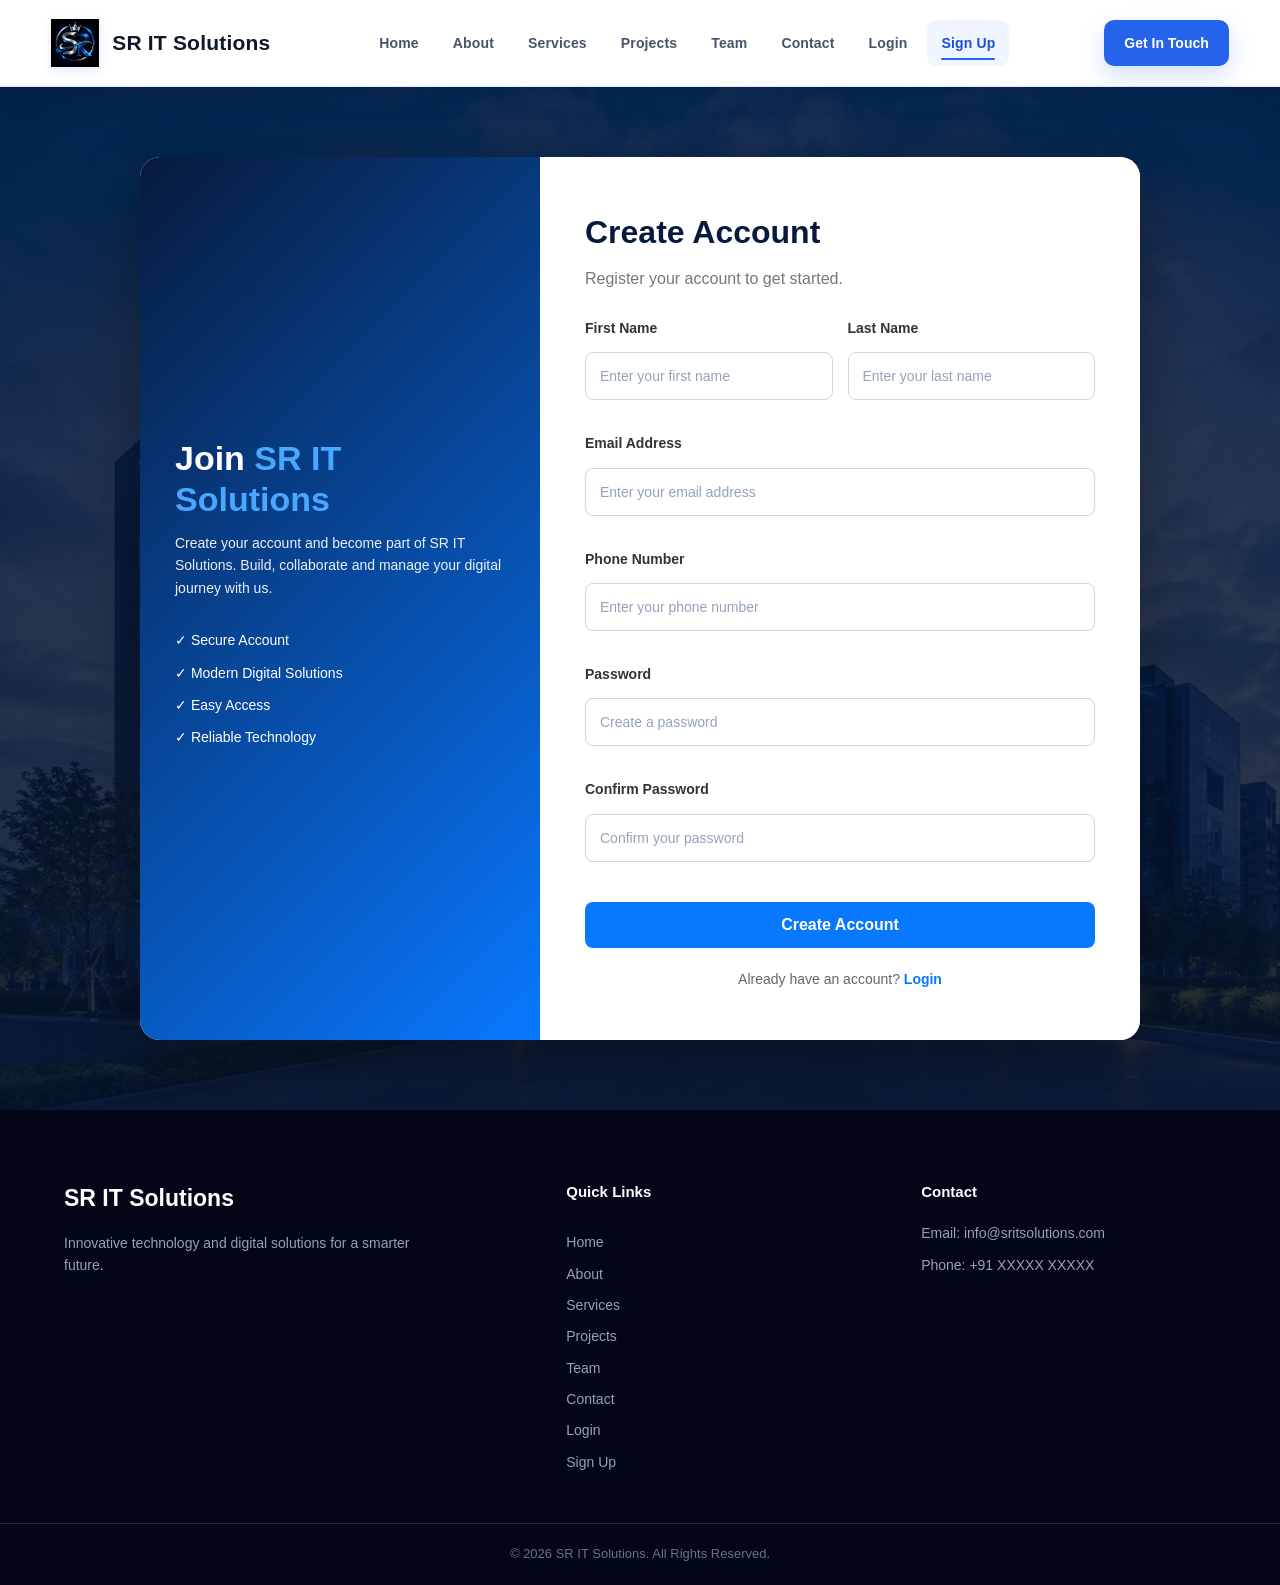
<file: signup.html>
<!DOCTYPE html>
<html lang="en">

<head>
    <meta charset="UTF-8">
    <meta name="viewport" content="width=device-width, initial-scale=1.0">

    <title>Sign Up | SR IT Solutions</title>

    <link rel="stylesheet" href="CSS/style.css">

    <style>
        /* ================= SIGN UP PAGE ================= */

        .signup-page {
            min-height: calc(100vh - 80px);
            display: flex;
            align-items: center;
            justify-content: center;
            padding: 70px 20px;

            background:
                linear-gradient(rgba(5, 20, 45, 0.78), rgba(5, 20, 45, 0.88)),
                url("images/SR_IT_Solutions_Corporate_Building.jpg.jpeg");

            background-size: cover;
            background-position: center;
        }

        .signup-container {
            width: 100%;
            max-width: 1000px;
            display: grid;
            grid-template-columns: 40% 60%;
            background: rgba(255, 255, 255, 0.97);
            border-radius: 20px;
            overflow: hidden;
            box-shadow: 0 20px 60px rgba(0, 0, 0, 0.35);
        }

        /* LEFT SIDE */

        .signup-info {
            padding: 40px 35px;
            background: linear-gradient(135deg, #071a3d, #0878ff);
            color: white;
            display: flex;
            flex-direction: column;
            justify-content: center;
        }

        .signup-info h1 {
            font-size: 34px;
            line-height: 1.2;
            margin-bottom: 12px;
        }

        .signup-info h1 span {
            color: #48a8ff;
        }

        .signup-info p {
            font-size: 14px;
            line-height: 1.6;
            margin-bottom: 20px;
        }

        .signup-info ul {
            padding: 0;
            margin: 0;
            list-style: none;
        }

        .signup-info li {
            margin: 10px 0;
            font-size: 14px;
        }

        /* RIGHT SIDE */

        .signup-form-box {
            padding: 50px 45px;
        }

        .signup-form-box h2 {
            font-size: 32px;
            color: #071a3d;
            margin-bottom: 8px;
        }

        .signup-form-box .subtitle {
            color: #777;
            margin-bottom: 25px;
        }

        .signup-form {
            display: flex;
            flex-direction: column;
            gap: 15px;
        }

        .form-row {
            display: grid;
            grid-template-columns: 1fr 1fr;
            gap: 15px;
        }

        .form-group {
            display: flex;
            flex-direction: column;
        }

        .form-group label {
            font-size: 14px;
            font-weight: 600;
            color: #333;
            margin-bottom: 6px;
        }

        .form-group input {
            padding: 13px 14px;
            border: 1px solid #d5d5d5;
            border-radius: 8px;
            font-size: 14px;
            outline: none;
        }

        .form-group input:focus {
            border-color: #0878ff;
            box-shadow: 0 0 0 3px rgba(8, 120, 255, 0.1);
        }

        .signup-btn {
            margin-top: 8px;
            padding: 14px;
            border: none;
            border-radius: 8px;
            background: #0878ff;
            color: white;
            font-size: 16px;
            font-weight: 600;
            cursor: pointer;
            transition: 0.3s;
        }

        .signup-btn:hover {
            background: #005dcc;
            transform: translateY(-2px);
        }

        .login-text {
            text-align: center;
            margin-top: 20px;
            color: #666;
            font-size: 14px;
        }

        .login-text a {
            color: #0878ff;
            font-weight: 600;
            text-decoration: none;
        }

        .login-text a:hover {
            text-decoration: underline;
        }

        /* ================= MOBILE ================= */

        @media (max-width: 768px) {

            .signup-container {
                grid-template-columns: 1fr;
            }

            .signup-info {
                padding: 40px 30px;
            }

            .signup-info h1 {
                font-size: 32px;
            }

            .signup-form-box {
                padding: 40px 25px;
            }

            .form-row {
                grid-template-columns: 1fr;
            }
        }
    </style>

</head>

<body>

    <!-- ================= NAVBAR ================= -->

    <header class="navbar">

        <div class="nav-container">

            <a href="home.html" class="logo">
                <img src="images/logo.png.png" alt="SR IT Solutions Logo">
                <span>SR IT Solutions</span>
            </a>

            <nav class="nav-menu">

                <a href="home.html">Home</a>

                <a href="About.html">About</a>

                <a href="Services.html">Services</a>

                <a href="Projects.html">Projects</a>

                <a href="Team.html">Team</a>

                <a href="Contact.html">Contact</a>

                <a href="login.html">Login</a>

                <a href="signup.html" class="active">Sign Up</a>

            </nav>

            <div class="nav-actions">

                <a href="Contact.html" class="nav-cta">
                    Get In Touch
                </a>

                <button class="nav-toggle" type="button" aria-label="Toggle navigation" aria-expanded="false">

                    <span></span>
                    <span></span>
                    <span></span>

                </button>

            </div>

        </div>

    </header>


    <!-- ================= SIGN UP ================= -->

    <main class="signup-page">

        <div class="signup-container">


            <!-- LEFT INFORMATION -->

            <div class="signup-info">

                <h1>
                    Join <span>SR IT Solutions</span>
                </h1>

                <p>
                    Create your account and become part of
                    SR IT Solutions. Build, collaborate and
                    manage your digital journey with us.
                </p>

                <ul>

                    <li>✓ Secure Account</li>

                    <li>✓ Modern Digital Solutions</li>

                    <li>✓ Easy Access</li>

                    <li>✓ Reliable Technology</li>

                </ul>

            </div>


            <!-- SIGN UP FORM -->

            <div class="signup-form-box">

                <h2>Create Account</h2>

                <p class="subtitle">
                    Register your account to get started.
                </p>


                <form class="signup-form" action="#" method="POST">


                    <div class="form-row">

                        <div class="form-group">

                            <label for="firstName">
                                First Name
                            </label>

                            <input type="text" id="firstName" name="firstName" placeholder="Enter your first name"
                                required>

                        </div>


                        <div class="form-group">

                            <label for="lastName">
                                Last Name
                            </label>

                            <input type="text" id="lastName" name="lastName" placeholder="Enter your last name"
                                required>

                        </div>

                    </div>


                    <div class="form-group">

                        <label for="email">
                            Email Address
                        </label>

                        <input type="email" id="email" name="email" placeholder="Enter your email address" required>

                    </div>


                    <div class="form-group">

                        <label for="phone">
                            Phone Number
                        </label>

                        <input type="tel" id="phone" name="phone" placeholder="Enter your phone number" required>

                    </div>


                    <div class="form-group">

                        <label for="password">
                            Password
                        </label>

                        <input type="password" id="password" name="password" placeholder="Create a password" required>

                    </div>


                    <div class="form-group">

                        <label for="confirmPassword">
                            Confirm Password
                        </label>

                        <input type="password" id="confirmPassword" name="confirmPassword"
                            placeholder="Confirm your password" required>

                    </div>


                    <button type="submit" class="signup-btn">

                        Create Account

                    </button>

                </form>


                <p class="login-text">

                    Already have an account?

                    <a href="login.html">
                        Login
                    </a>

                </p>

            </div>

        </div>

    </main>


    <!-- ================= FOOTER ================= -->

    <footer class="footer">

        <div class="footer-container">

            <div class="footer-brand">

                <h3>SR IT Solutions</h3>

                <p>
                    Innovative technology and digital solutions
                    for a smarter future.
                </p>

            </div>


            <div class="footer-links">

                <h4>Quick Links</h4>

                <a href="home.html">Home</a>
                <a href="About.html">About</a>
                <a href="Services.html">Services</a>
                <a href="Projects.html">Projects</a>
                <a href="Team.html">Team</a>
                <a href="Contact.html">Contact</a>
                <a href="login.html">Login</a>
                <a href="signup.html">Sign Up</a>

            </div>


            <div class="footer-contact">

                <h4>Contact</h4>

                <p>Email: info@sritsolutions.com</p>

                <p>Phone: +91 XXXXX XXXXX</p>

            </div>

        </div>


        <div class="footer-bottom">

            <p>
                © 2026 SR IT Solutions. All Rights Reserved.
            </p>

        </div>

    </footer>


    <script src="script.js/effect.js"></script>

</body>

</html>
</file>
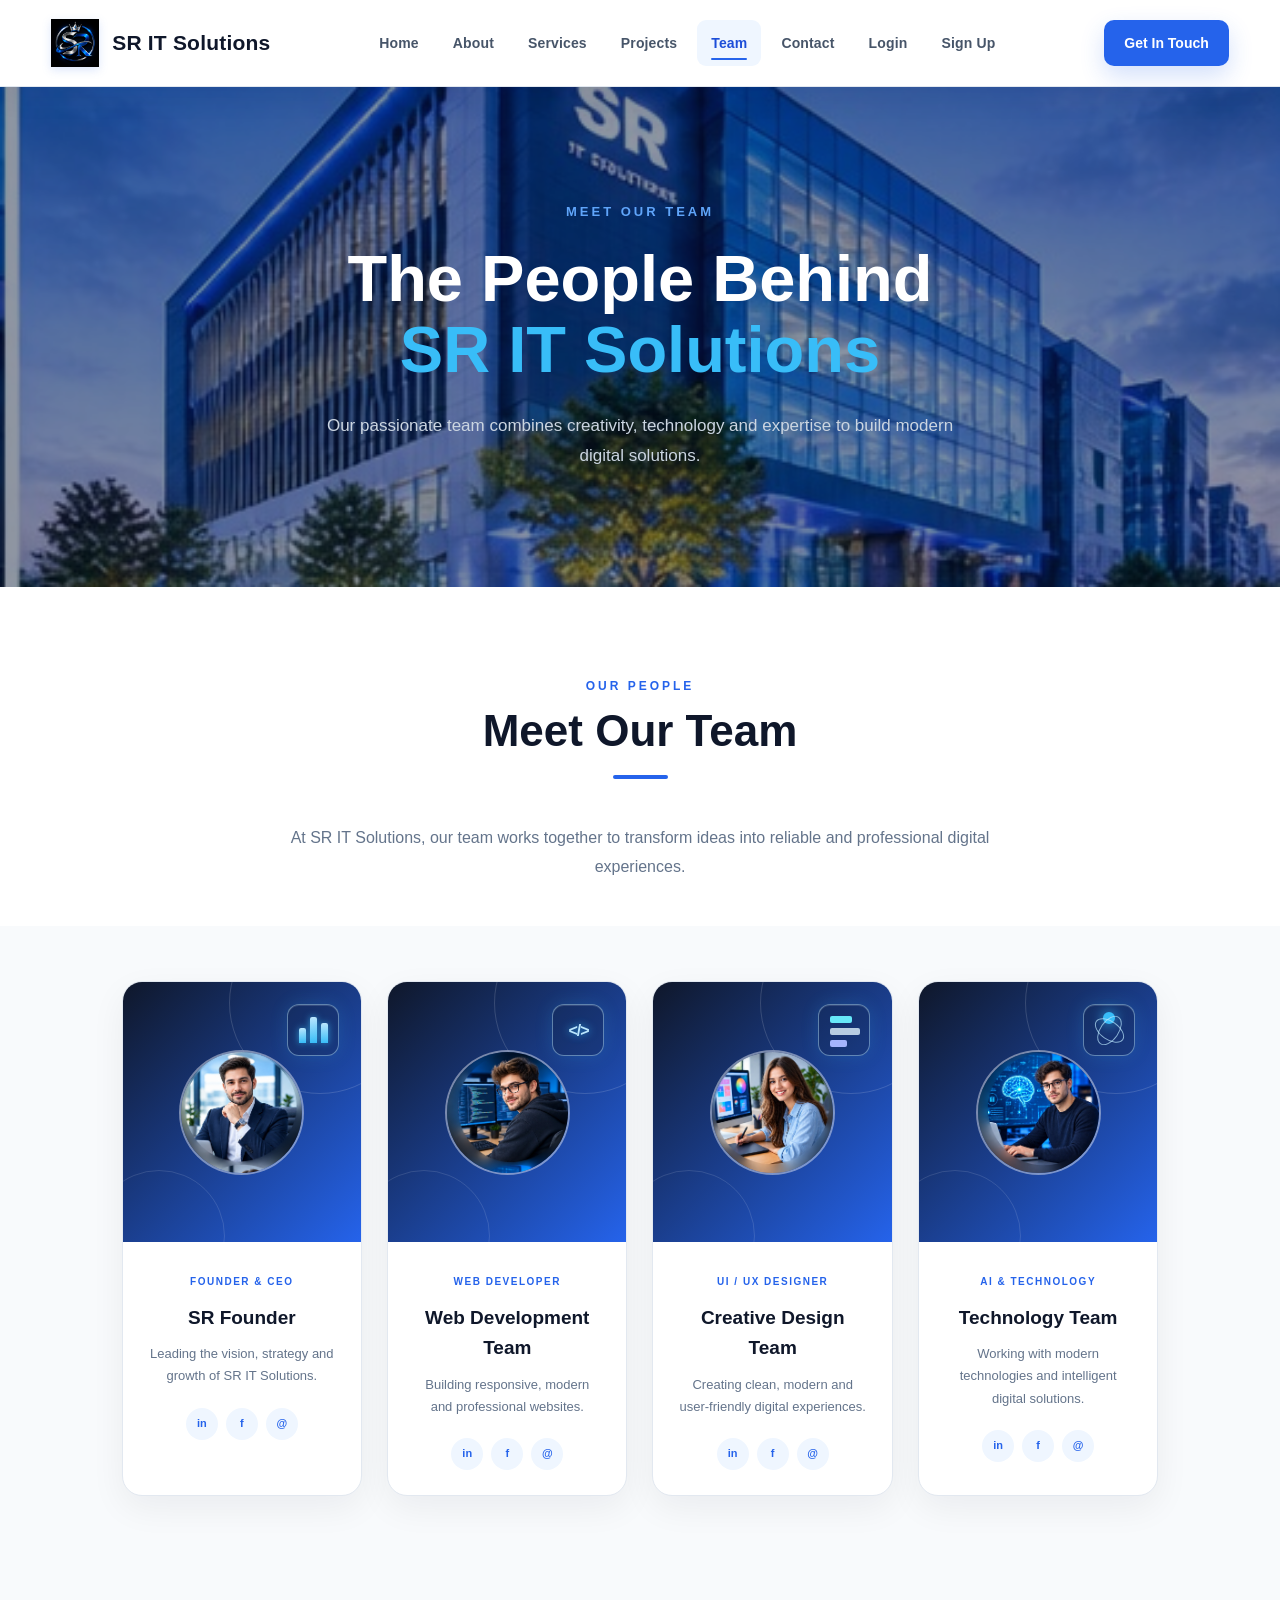
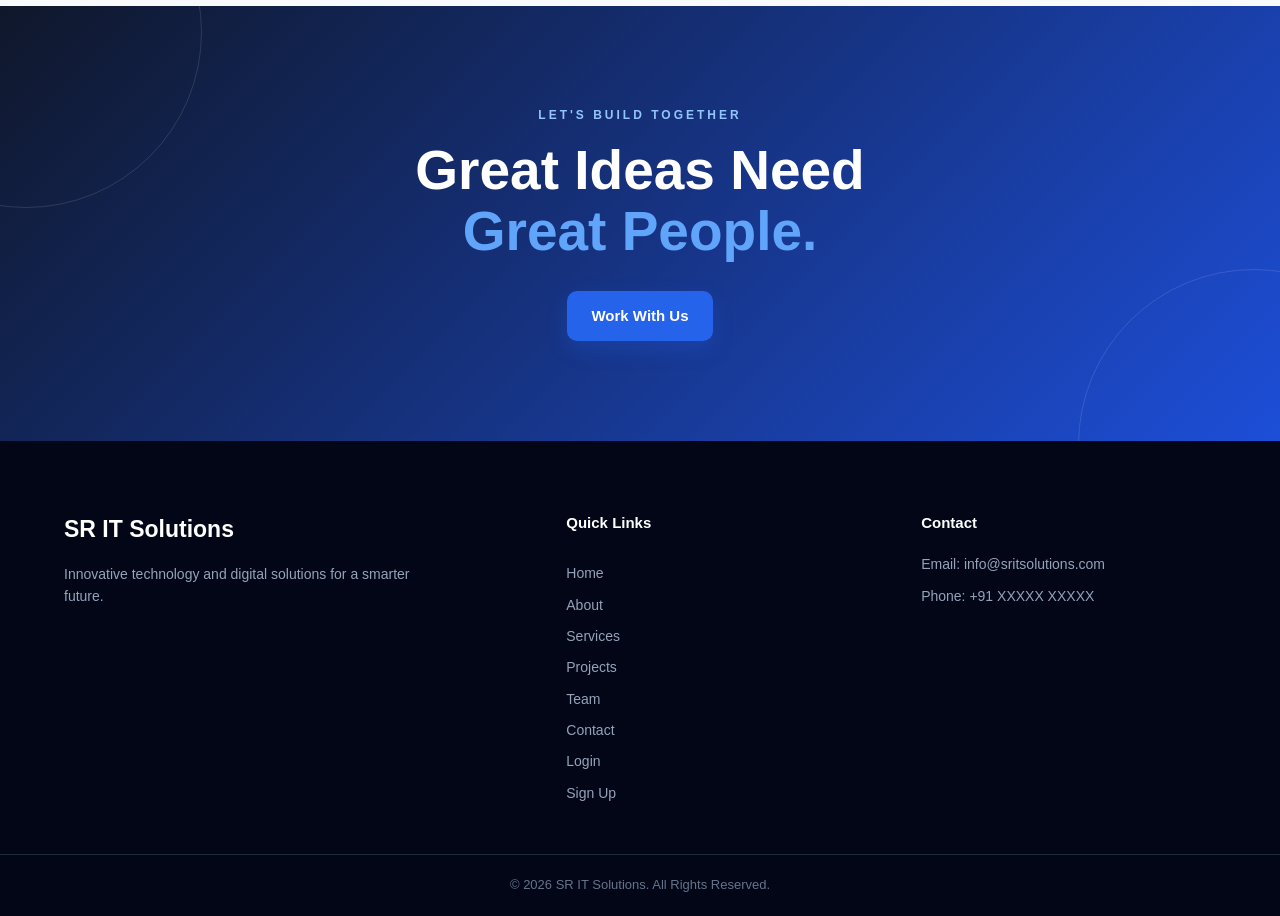
<file: Team.html>
<!DOCTYPE html>
<html lang="en">

<head>
    <meta charset="UTF-8">
    <meta name="viewport" content="width=device-width, initial-scale=1.0">

    <title>Team | SR IT Solutions</title>

    <link rel="stylesheet" href="CSS/style.css">
</head>

<body>

    <!-- ================= NAVBAR ================= -->
    <header class="navbar">

        <div class="nav-container">

            <a href="home.html" class="logo">
                <img src="images/logo.png.png" alt="SR IT Solutions Logo">
                <span>SR IT Solutions</span>
            </a>

            <nav class="nav-menu">

                <a href="home.html">Home</a>

                <a href="About.html">About</a>

                <a href="Services.html">Services</a>

                <a href="Projects.html">Projects</a>

                <a href="Team.html" class="active">Team</a>

                <a href="Contact.html">Contact</a>

                <a href="login.html">Login</a>

                <a href="signup.html">Sign Up</a>

            </nav>

            <div class="nav-actions">
                <a href="Contact.html" class="nav-cta">Get In Touch</a>
                <button class="nav-toggle" type="button" aria-label="Toggle navigation" aria-expanded="false">
                    <span></span>
                    <span></span>
                    <span></span>
                </button>
            </div>

        </div>

    </header>


    <!-- ================= TEAM HERO ================= -->

    <section class="page-hero team-hero">

        <div class="page-hero-content">

            <p>MEET OUR TEAM</p>

            <h1>
                The People Behind
                <span>SR IT Solutions</span>
            </h1>

            <p class="page-hero-text">
                Our passionate team combines creativity, technology
                and expertise to build modern digital solutions.
            </p>

        </div>

    </section>


    <!-- ================= TEAM INTRO ================= -->

    <section class="team-intro">

        <div class="section-heading">

            <p>OUR PEOPLE</p>

            <h2>Meet Our Team</h2>

            <span></span>

        </div>

        <p class="team-intro-text">
            At SR IT Solutions, our team works together to transform
            ideas into reliable and professional digital experiences.
        </p>

    </section>


    <!-- ================= TEAM MEMBERS ================= -->

    <section class="team-section">

        <div class="team-grid">


            <!-- TEAM MEMBER 01 -->

            <div class="team-card">

                <div class="team-image">

                    <div class="team-tech-visual team-tech-lead" aria-label="Leadership and business visual" role="img">
                        <span></span><span></span><span></span>
                    </div>

                    <div class="team-avatar">
                        <img src="images/Founder_Profile.jpg.jpeg" alt="SR Founder profile">
                    </div>

                </div>

                <div class="team-content">

                    <span>FOUNDER & CEO</span>

                    <h3>SR Founder</h3>

                    <p>
                        Leading the vision, strategy and growth
                        of SR IT Solutions.
                    </p>

                    <div class="team-social">

                        <a href="#">in</a>

                        <a href="#">f</a>

                        <a href="#">@</a>

                    </div>

                </div>

            </div>


            <!-- TEAM MEMBER 02 -->

            <div class="team-card">

                <div class="team-image">

                    <div class="team-tech-visual team-tech-code" aria-label="Web development coding visual" role="img">
                        <span>&lt;/&gt;</span>
                    </div>

                    <div class="team-avatar">
                        <img src="images/Web_Developer_Profile.jpg.jpeg" alt="Web Development Team profile">
                    </div>

                </div>

                <div class="team-content">

                    <span>WEB DEVELOPER</span>

                    <h3>Web Development Team</h3>

                    <p>
                        Building responsive, modern and
                        professional websites.
                    </p>

                    <div class="team-social">

                        <a href="#">in</a>

                        <a href="#">f</a>

                        <a href="#">@</a>

                    </div>

                </div>

            </div>


            <!-- TEAM MEMBER 03 -->

            <div class="team-card">

                <div class="team-image">

                    <div class="team-tech-visual team-tech-design" aria-label="UI and UX design visual" role="img">
                        <span></span><span></span><span></span>
                    </div>

                    <div class="team-avatar">
                        <img src="images/UIUX_Designer_Profile.jpg.jpeg" alt="Creative Design Team profile">
                    </div>

                </div>

                <div class="team-content">

                    <span>UI / UX DESIGNER</span>

                    <h3>Creative Design Team</h3>

                    <p>
                        Creating clean, modern and user-friendly
                        digital experiences.
                    </p>

                    <div class="team-social">

                        <a href="#">in</a>

                        <a href="#">f</a>

                        <a href="#">@</a>

                    </div>

                </div>

            </div>


            <!-- TEAM MEMBER 04 -->

            <div class="team-card">

                <div class="team-image">

                    <div class="team-tech-visual team-tech-ai" aria-label="Artificial intelligence technology visual"
                        role="img">
                        <span></span><span></span><span></span>
                    </div>

                    <div class="team-avatar">
                        <img src="images/AI_Technology_Profile 2.jpg.jpeg" alt="Technology Team profile">
                    </div>

                </div>

                <div class="team-content">

                    <span>AI & TECHNOLOGY</span>

                    <h3>Technology Team</h3>

                    <p>
                        Working with modern technologies and
                        intelligent digital solutions.
                    </p>

                    <div class="team-social">

                        <a href="#">in</a>

                        <a href="#">f</a>

                        <a href="#">@</a>

                    </div>

                </div>

            </div>

        </div>

    </section>


    <!-- ================= CTA ================= -->

    <section class="home-cta team-cta">

        <div>

            <p>LET'S BUILD TOGETHER</p>

            <h2>
                Great Ideas Need
                <span>Great People.</span>
            </h2>

            <a href="Contact.html" class="btn primary-btn">
                Work With Us
            </a>

        </div>

    </section>


    <!-- ================= FOOTER ================= -->

    <footer class="footer">

        <div class="footer-container">


            <div class="footer-brand">

                <h3>SR IT Solutions</h3>

                <p>
                    Innovative technology and digital solutions
                    for a smarter future.
                </p>

            </div>


            <div class="footer-links">

                <h4>Quick Links</h4>

                <a href="home.html">Home</a>

                <a href="About.html">About</a>

                <a href="Services.html">Services</a>

                <a href="Projects.html">Projects</a>

                <a href="Team.html">Team</a>

                <a href="Contact.html">Contact</a>

                <a href="login.html">Login</a>
                
                <a href="signup.html">Sign Up</a>

            </div>


            <div class="footer-contact">

                <h4>Contact</h4>

                <p>Email: info@sritsolutions.com</p>

                <p>Phone: +91 XXXXX XXXXX</p>

            </div>

        </div>


        <div class="footer-bottom">

            <p>
                © 2026 SR IT Solutions. All Rights Reserved.
            </p>

        </div>

    </footer>

    <script src="script.js/effect.js"></script>

</body>

</html>
</file>
<file: CSS/style.css>
/* =========================================================
   SR IT SOLUTIONS
   MAIN STYLE SHEET
   ========================================================= */


/* ===================== RESET ===================== */

* {
    margin: 0;
    padding: 0;
    box-sizing: border-box;
}

html {
    scroll-behavior: smooth;
}

body {
    font-family: Arial, Helvetica, sans-serif;
    background: #f6f8fc;
    color: #172033;
    line-height: 1.6;
}

a {
    text-decoration: none;
    color: inherit;
}

img {
    max-width: 100%;
    display: block;
}

button,
input,
textarea,
select {
    font-family: inherit;
}

:root {
    --primary: #2563eb;
    --primary-dark: #1d4ed8;
    --secondary: #0f172a;
    --text: #172033;
    --muted: #64748b;
    --white: #ffffff;
    --light: #f6f8fc;
    --border: #e2e8f0;
    --shadow: 0 15px 40px rgba(15, 23, 42, 0.08);
    --radius: 18px;
}

.container {
    width: 90%;
    max-width: 1200px;
    margin: auto;
}

.navbar {
    width: 100%;
    background: rgba(255, 255, 255, 0.98);
    border-bottom: 1px solid var(--border);
    position: sticky;
    top: 0;
    z-index: 1000;
    backdrop-filter: blur(12px);
    box-shadow: 0 10px 30px rgba(15, 23, 42, 0.06);
}

.nav-container {
    width: min(92%, 1250px);
    margin: 0 auto;
    min-height: 86px;
    display: flex;
    align-items: center;
    gap: 18px;
}

.logo {
    display: flex;
    align-items: center;
    gap: 13px;
    font-size: 21px;
    font-weight: 850;
    letter-spacing: 0.2px;
    color: var(--secondary);
    white-space: nowrap;
    transition: color 0.25s ease;
    flex-shrink: 0;
}

.logo:hover {
    color: var(--primary);
}

.logo img {
    width: 48px;
    height: 48px;
    object-fit: contain;
    filter: drop-shadow(0 3px 5px rgba(37, 99, 235, 0.16));
}

.nav-menu {
    display: flex;
    align-items: center;
    justify-content: center;
    flex: 1 1 auto;
    gap: 6px;
    flex-wrap: wrap;
    margin: 0 auto;
}

.nav-menu a {
    position: relative;
    padding: 12px 14px;
    border-radius: 9px;
    font-size: 14px;
    font-weight: 700;
    letter-spacing: 0.15px;
    color: #475569;
    transition: color 0.25s ease, background 0.25s ease, transform 0.25s ease;
}

.nav-menu a::after {
    content: "";
    position: absolute;
    right: 14px;
    bottom: 6px;
    left: 14px;
    height: 2px;
    border-radius: 2px;
    background: var(--primary);
    transform: scaleX(0);
    transform-origin: center;
    transition: transform 0.25s ease;
}

.nav-menu a:hover {
    color: var(--primary);
    background: #f1f7ff;
}

.nav-menu a:hover::after,
.nav-menu a.active::after {
    transform: scaleX(1);
}

.nav-menu a.active {
    color: var(--primary-dark);
    background: #eff6ff;
}

.nav-actions {
    display: flex;
    align-items: center;
    justify-content: flex-end;
    gap: 12px;
    margin-left: auto;
}

.nav-cta {
    display: inline-flex;
    align-items: center;
    justify-content: center;
    padding: 12px 20px;
    border-radius: 10px;
    white-space: nowrap;
    font-size: 14px;
    font-weight: 700;
    background: var(--primary);
    color: var(--white);
    box-shadow: 0 10px 25px rgba(37, 99, 235, 0.2);
    transition: transform 0.25s ease, background 0.25s ease, box-shadow 0.25s ease;
}

.nav-cta:hover {
    background: var(--primary-dark);
    transform: translateY(-1px);
    box-shadow: 0 12px 30px rgba(37, 99, 235, 0.28);
}

.nav-toggle {
    display: none;
    width: 46px;
    height: 46px;
    border: 1px solid var(--border);
    border-radius: 12px;
    background: #f8fbff;
    align-items: center;
    justify-content: center;
    flex-direction: column;
    gap: 5px;
    cursor: pointer;
    transition: border-color 0.25s ease, background 0.25s ease;
}

.nav-toggle:hover {
    border-color: rgba(37, 99, 235, 0.35);
    background: #eef6ff;
}

.nav-toggle span {
    width: 18px;
    height: 2px;
    border-radius: 2px;
    background: var(--secondary);
    display: block;
}

.login-nav-button {
    position: relative;
    padding: 12px 14px;
    border-radius: 9px;
    font-size: 14px;
    font-weight: 700;
    letter-spacing: 0.15px;
    color: #475569;
    transition: color 0.25s ease, background 0.25s ease, transform 0.25s ease;
}

.login-nav-button::after {
    content: "";
    position: absolute;
    right: 14px;
    bottom: 6px;
    left: 14px;
    height: 2px;
    border-radius: 2px;
    background: var(--primary);
    transform: scaleX(0);
    transform-origin: center;
    transition: transform 0.25s ease;
}

.login-nav-button:hover {
    color: var(--primary);
    background: #f1f7ff;
}

.login-nav-button:hover::after {
    transform: scaleX(1);
}


/* ===================== BUTTON ===================== */

.btn {
    display: inline-flex;
    align-items: center;
    justify-content: center;

    padding: 13px 24px;
    border-radius: 10px;

    font-size: 15px;
    font-weight: 700;

    cursor: pointer;
    border: none;

    transition: 0.3s ease;
}

.primary-btn {
    color: white;
    background: var(--primary);
    box-shadow: 0 8px 20px rgba(37, 99, 235, 0.25);
}

.primary-btn:hover {
    background: var(--primary-dark);
    transform: translateY(-2px);
}

/* ===================== LOGIN PAGE ===================== */

.login-page-body {
    min-height: 100vh;
    background:
        linear-gradient(135deg, rgba(1, 18, 36, 0.78), rgba(10, 63, 120, 0.70)),
        url("../images/SR_IT_Solutions_Corporate_Building.jpg.jpeg") center / cover no-repeat;
    display: flex;
    align-items: center;
    justify-content: center;
    padding: 30px;
    color: var(--secondary);
}

.login-page {
    width: min(92vw, 1380px);
    margin: 0 auto;
}

.login-panel {
    display: grid;
    grid-template-columns: 1.22fr 0.78fr;
    min-height: 770px;
    background: rgba(255, 255, 255, 0.08);
    border-radius: 30px;
    overflow: hidden;
    box-shadow: 0 32px 80px rgba(15, 23, 42, 0.30);
}

.login-visual {
    position: relative;
    display: flex;
    flex-direction: column;
    justify-content: space-between;
    padding: 52px 52px 42px;
    background:
        linear-gradient(180deg, rgba(7, 34, 58, 0.18), rgba(2, 16, 32, 0.52)),
        url("../images/SR_IT_Solutions_Corporate_Building.jpg.jpeg") center / cover no-repeat;
}

.login-visual-overlay {
    position: absolute;
    inset: 0;
    background: linear-gradient(130deg, rgba(8, 24, 47, 0.20), rgba(4, 21, 40, 0.62));
}

.login-branding,
.login-hero-copy,
.login-trust-badge {
    position: relative;
    z-index: 1;
}

.login-branding {
    display: flex;
    align-items: center;
    gap: 18px;
}

.login-brand-logo {
    display: flex;
    align-items: center;
    justify-content: center;
    width: 74px;
    height: 74px;
    border-radius: 50%;
    background: rgba(255, 255, 255, 0.08);
    border: 2px solid rgba(147, 197, 253, 0.65);
    box-shadow: 0 12px 25px rgba(15, 23, 42, 0.18);
}

.login-brand-logo img {
    width: 56px;
    height: 56px;
    object-fit: contain;
    filter: drop-shadow(0 6px 12px rgba(37, 99, 235, 0.20));
}

.login-brand-copy h1 {
    font-size: clamp(28px, 2.5vw, 42px);
    color: #ffffff;
    line-height: 1.1;
    font-weight: 800;
    letter-spacing: -0.03em;
}

.login-brand-copy p {
    color: rgba(219, 234, 254, 0.95);
    font-size: 18px;
    line-height: 1.5;
    margin-top: 4px;
}

.login-hero-copy {
    max-width: 620px;
    margin-top: 54px;
}

.login-hero-copy h2 {
    font-size: clamp(52px, 5vw, 84px);
    line-height: 0.96;
    color: #ffffff;
    font-weight: 800;
    letter-spacing: -0.05em;
    margin-bottom: 12px;
}

.login-hero-copy h3 {
    color: rgba(255, 255, 255, 0.95);
    font-size: clamp(28px, 2.5vw, 42px);
    font-weight: 500;
    line-height: 1.2;
    letter-spacing: -0.03em;
    margin-bottom: 18px;
}

.login-accent-line {
    display: block;
    width: 104px;
    height: 4px;
    border-radius: 999px;
    background: linear-gradient(90deg, rgba(96, 165, 250, 1), rgba(147, 197, 253, 0.8));
    margin: 0 0 26px;
}

.login-hero-copy p {
    max-width: 540px;
    color: rgba(224, 240, 255, 0.95);
    font-size: 17px;
    line-height: 1.6;
}

.login-trust-badge {
    display: flex;
    align-items: center;
    gap: 15px;
    margin-top: 36px;
    padding-top: 16px;
}

.login-trust-icon {
    width: 46px;
    height: 46px;
    border-radius: 50%;
    display: grid;
    place-items: center;
    background: rgba(37, 99, 235, 0.18);
    border: 1px solid rgba(191, 219, 254, 0.7);
    color: #dbeafe;
    font-size: 20px;
    font-weight: 800;
}

.login-trust-text {
    display: flex;
    flex-direction: column;
    color: #e0f2fe;
}

.login-trust-text strong {
    font-size: 18px;
    line-height: 1.3;
    font-weight: 700;
}

.login-trust-text span {
    font-size: 15px;
    opacity: 0.9;
}

.login-card-wrap {
    display: flex;
    align-items: center;
    justify-content: center;
    background: rgba(255, 255, 255, 0.10);
    padding: 36px 28px;
}

.login-card {
    width: min(100%, 500px);
    background: rgba(255, 255, 255, 0.96);
    border: 1px solid rgba(226, 232, 240, 0.6);
    border-radius: 28px;
    padding: 42px 38px 28px;
    box-shadow: 0 28px 70px rgba(15, 23, 42, 0.18);
}

.login-card-header {
    text-align: center;
}

.login-card-header h2 {
    font-size: clamp(34px, 3vw, 54px);
    line-height: 1.1;
    letter-spacing: -0.04em;
    color: #0f172a;
    margin-bottom: 10px;
    font-weight: 800;
}

.login-card-header p {
    color: #475569;
    font-size: 17px;
    line-height: 1.5;
}

.login-card-line {
    display: block;
    width: 110px;
    height: 3px;
    margin: 18px auto 0;
    border-radius: 999px;
    background: linear-gradient(90deg, #2563eb, #60a5fa);
}

.login-form {
    margin-top: 22px;
}

.login-field-group {
    margin-bottom: 22px;
}

.login-field-group label {
    display: block;
    margin-bottom: 10px;
    font-size: 15px;
    font-weight: 700;
    color: #0f172a;
}

.login-input-shell {
    display: flex;
    align-items: center;
    gap: 10px;
    min-height: 58px;
    background: #f8fafc;
    border: 1px solid #dfe7f2;
    border-radius: 14px;
    padding: 0 16px 0 14px;
    transition: border-color 0.25s ease, box-shadow 0.25s ease, background 0.25s ease;
}

.login-input-shell:focus-within {
    border-color: rgba(37, 99, 235, 0.7);
    box-shadow: 0 0 0 4px rgba(37, 99, 235, 0.10);
    background: #ffffff;
}

.login-input-icon {
    display: inline-flex;
    align-items: center;
    justify-content: center;
    width: 24px;
    color: #94a3b8;
    font-size: 18px;
    flex-shrink: 0;
}

.login-input-shell input {
    flex: 1;
    border: none;
    background: transparent;
    outline: none;
    color: var(--secondary);
    font-size: 15px;
    line-height: 1.5;
    padding: 17px 8px 17px 0;
}

.login-input-shell input::placeholder {
    color: #94a3b8;
}

.login-password-shell {
    position: relative;
}

.login-password-toggle {
    appearance: none;
    border: none;
    background: transparent;
    color: #94a3b8;
    cursor: pointer;
    width: 30px;
    height: 30px;
    border-radius: 50%;
    display: inline-flex;
    align-items: center;
    justify-content: center;
    transition: color 0.25s ease, background 0.25s ease;
}

.login-password-toggle:hover {
    background: rgba(37, 99, 235, 0.08);
    color: var(--primary);
}

.login-password-toggle.is-visible {
    color: var(--primary);
}

.login-eye-icon {
    font-size: 18px;
    line-height: 1;
}

.login-form-meta {
    display: flex;
    align-items: center;
    justify-content: space-between;
    gap: 12px;
    margin: 8px 0 22px;
}

.login-check-wrap {
    display: inline-flex;
    align-items: center;
    gap: 10px;
    color: #475569;
    font-size: 14px;
    cursor: pointer;
}

.login-check-wrap input {
    width: 16px;
    height: 16px;
    accent-color: var(--primary);
}

.login-link {
    color: var(--primary);
    font-weight: 700;
    transition: color 0.25s ease;
}

.login-link:hover {
    color: var(--primary-dark);
}

.login-button {
    width: 100%;
    min-height: 58px;
    border: none;
    border-radius: 14px;
    background: linear-gradient(135deg, #2563eb, #1d4ed8);
    color: #ffffff;
    font-size: clamp(20px, 2vw, 26px);
    font-weight: 800;
    letter-spacing: -0.02em;
    display: inline-flex;
    align-items: center;
    justify-content: center;
    gap: 10px;
    cursor: pointer;
    box-shadow: 0 14px 26px rgba(37, 99, 235, 0.22);
    transition: transform 0.25s ease, box-shadow 0.25s ease, filter 0.25s ease;
}

.login-button:hover {
    transform: translateY(-1px);
    box-shadow: 0 18px 30px rgba(37, 99, 235, 0.30);
    filter: brightness(1.03);
}

.login-button-icon {
    font-size: 22px;
    line-height: 1;
}

.login-divider {
    display: flex;
    align-items: center;
    gap: 18px;
    margin: 26px 0 18px;
    color: #94a3b8;
    font-size: 14px;
    font-weight: 800;
    letter-spacing: 0.12em;
    text-transform: uppercase;
}

.login-divider::before,
.login-divider::after {
    content: "";
    flex: 1;
    height: 1px;
    background: #dfe7f2;
}

.login-google-btn {
    width: 100%;
    min-height: 58px;
    border: 1px solid #dfe7f2;
    border-radius: 14px;
    background: #ffffff;
    color: #0f172a;
    font-size: 18px;
    font-weight: 700;
    display: flex;
    align-items: center;
    justify-content: center;
    gap: 12px;
    cursor: pointer;
    transition: border-color 0.25s ease, box-shadow 0.25s ease, transform 0.25s ease;
}

.login-google-btn:hover {
    border-color: rgba(37, 99, 235, 0.4);
    box-shadow: 0 10px 22px rgba(15, 23, 42, 0.08);
    transform: translateY(-1px);
}

.login-google-mark {
    display: inline-flex;
    align-items: center;
    justify-content: center;
    width: 26px;
    height: 26px;
    border-radius: 50%;
    font-weight: 900;
    color: #4285f4;
    background: linear-gradient(135deg, #fff, #eef6ff);
    border: 1px solid rgba(66, 133, 244, 0.2);
}

.login-signup-text {
    margin-top: 26px;
    text-align: center;
    color: #475569;
    font-size: 15px;
    line-height: 1.5;
}

.login-home-link {
    display: block;
    margin-top: 22px;
    text-align: center;
    color: var(--primary);
    font-size: 16px;
    font-weight: 700;
    transition: color 0.25s ease;
}

.login-home-link:hover {
    color: var(--primary-dark);
}

@media (max-width: 1100px) {
    .login-panel {
        grid-template-columns: 1fr;
        min-height: auto;
    }

    .login-visual {
        min-height: 480px;
    }

    .login-card-wrap {
        padding-top: 0;
    }
}

@media (max-width: 700px) {
    .login-page-body {
        padding: 18px 14px;
    }

    .login-page {
        width: min(100%, 480px);
    }

    .login-panel {
        border-radius: 22px;
    }

    .login-visual {
        padding: 26px 24px 28px;
        min-height: 360px;
    }

    .login-branding {
        gap: 12px;
    }

    .login-brand-logo {
        width: 56px;
        height: 56px;
    }

    .login-brand-logo img {
        width: 42px;
        height: 42px;
    }

    .login-brand-copy h1 {
        font-size: 24px;
    }

    .login-brand-copy p {
        font-size: 14px;
    }

    .login-hero-copy {
        margin-top: 32px;
    }

    .login-hero-copy h2 {
        font-size: 40px;
    }

    .login-hero-copy h3 {
        font-size: 24px;
    }

    .login-hero-copy p {
        font-size: 15px;
    }

    .login-trust-badge {
        margin-top: 18px;
        padding-top: 12px;
    }

    .login-card-wrap {
        padding: 18px 14px 22px;
    }

    .login-card {
        padding: 28px 18px 20px;
        border-radius: 20px;
    }

    .login-card-header h2 {
        font-size: 32px;
    }

    .login-card-header p {
        font-size: 15px;
    }

    .login-form-meta {
        flex-wrap: wrap;
        justify-content: space-between;
    }

    .login-button,
    .login-google-btn,
    .login-input-shell {
        min-height: 54px;
    }

    .login-google-btn {
        font-size: 16px;
    }
}

/* ===================== HOME HERO ===================== */

.hero {
    min-height: 650px;

    display: flex;
    align-items: center;

    position: relative;
    overflow: hidden;

    background:
        linear-gradient(120deg,
            rgba(15, 23, 42, 0.90),
            rgba(30, 64, 175, 0.70)),
        url("../images/SR_IT_Solutions_Corporate_Building.jpg.jpeg") center / cover no-repeat;

    background-color: #0f172a;

    color: white;
}

.hero::before {
    content: "";
    position: absolute;
    inset: 0;
    background: linear-gradient(90deg, rgba(2, 6, 23, 0.18), transparent 70%);
    pointer-events: none;
}

.home-about .about-image>img {
    width: 100%;
    height: 100%;
    object-fit: cover;
    object-position: center;
    position: absolute;
    inset: 0;
}

.hero-inner {
    width: 90%;
    max-width: 1200px;
    margin: auto;
    display: grid;
    grid-template-columns: minmax(0, 1.05fr) minmax(300px, 0.8fr);
    align-items: center;
    gap: 55px;
    position: relative;
    z-index: 2;
}

.hero::after {
    content: "";
    position: absolute;

    width: 450px;
    height: 450px;

    right: -150px;
    top: -120px;

    border-radius: 50%;
    border: 1px solid rgba(255, 255, 255, 0.15);
}

.hero-content {
    position: relative;
}

.hero-visual {
    width: 100%;
    height: 390px;
    border: 1px solid rgba(147, 197, 253, 0.35);
    border-radius: 24px;
    overflow: hidden;
    background: rgba(15, 23, 42, 0.35);
    box-shadow: 0 24px 55px rgba(2, 6, 23, 0.3), 0 0 30px rgba(37, 99, 235, 0.18);
}

.hero-visual img {
    width: 100%;
    height: 100%;
    object-fit: cover;
    object-position: center;
    opacity: 0.88;
}

@media (max-width: 900px) {
    .hero-inner {
        grid-template-columns: 1fr;
        gap: 42px;
        padding: 70px 0;
    }

    .hero-visual {
        height: 280px;
        max-width: 620px;
    }
}

.hero-content h1 {
    max-width: 800px;

    font-size: clamp(42px, 6vw, 76px);
    line-height: 1.05;

    margin-bottom: 25px;
}

.hero-content h1 span {
    color: #60a5fa;
}

.hero-content p {
    max-width: 650px;

    color: #dbeafe;
    font-size: 18px;

    margin-bottom: 30px;
}


/* ===================== PAGE HERO ===================== */

.page-hero {
    min-height: 390px;

    display: flex;
    align-items: center;
    justify-content: center;

    text-align: center;

    padding: 80px 20px;

    color: white;

    background:
        linear-gradient(135deg,
            #0f172a,
            #1d4ed8);

    position: relative;
    overflow: hidden;
}

.page-hero::before {
    content: "";

    position: absolute;

    width: 500px;
    height: 500px;

    border-radius: 50%;

    border: 1px solid rgba(255, 255, 255, 0.12);

    left: -220px;
    bottom: -250px;
}

.page-hero-content {
    max-width: 800px;
    position: relative;
    z-index: 2;
}

.page-hero-content>p:first-child {
    color: #93c5fd;
    font-size: 13px;
    font-weight: 800;

    letter-spacing: 3px;
    margin-bottom: 15px;
}

.page-hero h1 {
    font-size: clamp(38px, 5vw, 62px);
    line-height: 1.1;

    margin-bottom: 22px;
}

.page-hero h1 span {
    color: #60a5fa;
    display: block;
}

.page-hero-text {
    max-width: 650px;
    margin: auto;

    color: #dbeafe;
    font-size: 17px;
}


/* ===================== SECTION HEADING ===================== */

.section-heading {
    text-align: center;
    margin-bottom: 45px;
}

.section-heading>p {
    color: var(--primary);
    font-size: 12px;
    font-weight: 800;
    letter-spacing: 3px;

    margin-bottom: 10px;
}

.section-heading h2 {
    color: var(--secondary);
    font-size: clamp(30px, 4vw, 44px);
    line-height: 1.15;
}

.section-heading span {
    display: block;

    width: 55px;
    height: 4px;

    background: var(--primary);

    margin: 18px auto 0;
    border-radius: 10px;
}


/* ===================== ABOUT ===================== */

.about-main {
    width: 90%;
    max-width: 1200px;

    margin: auto;
    padding: 100px 0;

    display: grid;
    grid-template-columns: 1fr 1fr;
    gap: 70px;

    align-items: center;
}

.about-main-image {
    min-height: 420px;

    display: flex;
    align-items: center;
    justify-content: center;

    border-radius: 25px;

    background:
        linear-gradient(135deg,
            #0f172a,
            #2563eb);

    box-shadow: var(--shadow);

    position: relative;
    overflow: hidden;
}

.about-main-image::before {
    content: "";

    position: absolute;

    width: 300px;
    height: 300px;

    border-radius: 50%;

    border: 1px solid rgba(255, 255, 255, 0.15);
}

.about-logo-box {
    width: 210px;
    height: 210px;

    border-radius: 30px;

    display: flex;
    flex-direction: column;
    align-items: center;
    justify-content: center;

    color: white;

    background: rgba(255, 255, 255, 0.1);

    border: 1px solid rgba(255, 255, 255, 0.2);

    backdrop-filter: blur(10px);

    position: relative;
}

.about-logo-box span {
    font-size: 65px;
    font-weight: 900;
}

.about-logo-box p {
    font-size: 12px;
    letter-spacing: 3px;
}

.about-main-content .section-label {
    color: var(--primary);

    font-size: 12px;
    font-weight: 800;
    letter-spacing: 3px;

    margin-bottom: 15px;
}

.about-main-content h2 {
    font-size: clamp(32px, 4vw, 48px);
    line-height: 1.15;

    margin-bottom: 25px;
}

.about-main-content h2 span {
    display: block;
    color: var(--primary);
}

.about-main-content p:not(.section-label) {
    color: var(--muted);
    margin-bottom: 16px;
}


/* ===================== MISSION ===================== */

.mission-section {
    padding: 100px 5%;
    background: white;
}

.mission-container {
    max-width: 1100px;
    margin: auto;

    display: grid;
    grid-template-columns: repeat(2, 1fr);
    gap: 25px;
}

.mission-card {
    padding: 35px;

    border: 1px solid var(--border);
    border-radius: var(--radius);

    background: white;

    box-shadow: var(--shadow);

    transition: 0.3s ease;
}

.mission-card:hover {
    transform: translateY(-6px);
}

.mission-number {
    color: var(--primary);
    font-size: 14px;
    font-weight: 800;

    margin-bottom: 15px;
}

.mission-card h3 {
    font-size: 24px;
    margin-bottom: 12px;
}

.mission-card p {
    color: var(--muted);
}


/* ===================== VALUES ===================== */

.values-section {
    padding: 100px 5%;
}

.values-container {
    max-width: 1200px;
    margin: auto;

    display: grid;
    grid-template-columns: repeat(4, 1fr);
    gap: 20px;
}

.value-card {
    background: white;
    padding: 30px;

    border: 1px solid var(--border);
    border-radius: var(--radius);

    box-shadow: var(--shadow);

    transition: 0.3s ease;
}

.value-card:hover {
    transform: translateY(-7px);
    border-color: #bfdbfe;
}

.value-icon {
    font-size: 35px;
    margin-bottom: 20px;
}

.value-card h3 {
    font-size: 20px;
    margin-bottom: 10px;
}

.value-card p {
    color: var(--muted);
    font-size: 14px;
}


/* ===================== SERVICES ===================== */

.services-intro {
    padding: 90px 5% 30px;
    text-align: center;
}

.services-intro-text {
    max-width: 700px;
    margin: auto;

    color: var(--muted);
}

.services-section {
    padding: 50px 5% 100px;
}

.services-grid {
    max-width: 1200px;
    margin: auto;

    display: grid;
    grid-template-columns: repeat(3, 1fr);
    gap: 25px;
}

.service-large-card {
    background: white;

    padding: 32px;

    border: 1px solid var(--border);
    border-radius: var(--radius);

    box-shadow: var(--shadow);

    position: relative;
    overflow: hidden;

    transition: 0.3s ease;
}

.service-large-card::after {
    content: "";

    position: absolute;

    width: 100px;
    height: 100px;

    right: -50px;
    bottom: -50px;

    border-radius: 50%;

    background: #eff6ff;
}

.service-large-card:hover {
    transform: translateY(-8px);
    border-color: #bfdbfe;
}

.service-card-icon {
    width: 60px;
    height: 60px;

    display: flex;
    align-items: center;
    justify-content: center;

    border-radius: 15px;

    background: #eff6ff;

    font-size: 28px;

    margin-bottom: 25px;
}

.service-number {
    position: absolute;
    top: 25px;
    right: 25px;

    color: #cbd5e1;
    font-size: 13px;
    font-weight: 800;
}

.service-large-card h3 {
    font-size: 23px;
    margin-bottom: 12px;
}

.service-large-card p {
    color: var(--muted);
    font-size: 14px;

    margin-bottom: 20px;
}

.service-large-card ul {
    list-style: none;
}

.service-large-card li {
    color: #475569;
    font-size: 14px;

    margin-bottom: 8px;
}

.service-large-card li::before {
    content: "✓";
    color: var(--primary);
    font-weight: bold;

    margin-right: 8px;
}


/* ===================== PROCESS ===================== */

.process-section {
    padding: 100px 5%;
    background: white;
}

.process-container {
    max-width: 1100px;
    margin: auto;

    display: grid;
    grid-template-columns: repeat(4, 1fr);
    gap: 20px;
}

.process-card {
    text-align: center;
    padding: 25px;
}

.process-number {
    width: 60px;
    height: 60px;

    display: flex;
    align-items: center;
    justify-content: center;

    margin: 0 auto 20px;

    border-radius: 50%;

    background: #eff6ff;
    color: var(--primary);

    font-weight: 800;
}

.process-card h3 {
    margin-bottom: 10px;
}

.process-card p {
    color: var(--muted);
    font-size: 14px;
}


/* ===================== PROJECTS ===================== */

.projects-intro {
    padding: 90px 5% 30px;
    text-align: center;
}

.projects-intro-text {
    max-width: 700px;
    margin: auto;

    color: var(--muted);
}

.projects-section {
    padding: 50px 5% 100px;
}

.projects-grid {
    max-width: 1200px;
    margin: auto;

    display: grid;
    grid-template-columns: repeat(3, 1fr);
    gap: 25px;
}

.project-card {
    background: white;

    border-radius: var(--radius);
    overflow: hidden;

    border: 1px solid var(--border);

    box-shadow: var(--shadow);

    transition: 0.3s ease;
}

.project-card:hover {
    transform: translateY(-8px);
}

.project-image {
    height: 230px;

    position: relative;

    background-size: cover;
    background-position: center;

    display: flex;
    align-items: flex-end;
}

/* Temporary professional gradients
   Images can be added later */

.project-image-one {
    background:
        linear-gradient(135deg, #0f172a, #2563eb);
}

.project-image-two {
    background:
        linear-gradient(135deg, #1e293b, #7c3aed);
}

.project-image-three {
    background:
        linear-gradient(135deg, #0f766e, #0ea5e9);
}

.project-image-four {
    background:
        linear-gradient(135deg, #9a3412, #f59e0b);
}

.project-image-five {
    background:
        linear-gradient(135deg, #312e81, #2563eb);
}

.project-image-six {
    background:
        linear-gradient(135deg, #111827, #0891b2);
}

.project-overlay {
    width: 100%;
    padding: 20px;

    background: linear-gradient(transparent,
            rgba(15, 23, 42, 0.8));

    color: white;

    font-size: 11px;
    font-weight: 800;
    letter-spacing: 2px;
}

.project-content {
    padding: 25px;
}

.project-category {
    color: var(--primary);

    font-size: 11px;
    font-weight: 800;

    text-transform: uppercase;
    letter-spacing: 1px;
}

.project-content h3 {
    font-size: 21px;
    margin: 8px 0 10px;
}

.project-content p {
    color: var(--muted);
    font-size: 14px;

    margin-bottom: 18px;
}

.project-tech {
    display: flex;
    flex-wrap: wrap;
    gap: 7px;
}

.project-tech span {
    padding: 5px 9px;

    border-radius: 6px;

    background: #f1f5f9;

    color: #475569;

    font-size: 11px;
    font-weight: 600;
}

.project-approach {
    padding: 100px 5%;
    background: white;
}

.approach-container {
    max-width: 1100px;
    margin: auto;

    display: grid;
    grid-template-columns: repeat(4, 1fr);
    gap: 20px;
}

.approach-card {
    padding: 28px;

    border: 1px solid var(--border);
    border-radius: var(--radius);
}

.approach-number {
    color: var(--primary);
    font-weight: 800;
    margin-bottom: 15px;
}

.approach-card h3 {
    margin-bottom: 10px;
}

.approach-card p {
    color: var(--muted);
    font-size: 14px;
}


/* ===================== TEAM ===================== */

.team-intro {
    padding: 90px 5% 30px;
    text-align: center;
}

.team-intro-text {
    max-width: 700px;
    margin: auto;

    color: var(--muted);
}

.team-section {
    padding: 50px 5% 100px;
}

.team-grid {
    max-width: 1100px;
    margin: auto;

    display: grid;
    grid-template-columns: repeat(4, 1fr);
    gap: 22px;
}

.team-card {
    background: white;

    border: 1px solid var(--border);
    border-radius: var(--radius);

    overflow: hidden;

    box-shadow: var(--shadow);

    transition: 0.3s ease;
}

.team-card:hover {
    transform: translateY(-7px);
}

.team-image {
    height: 270px;
    background: #e2e8f0;
    overflow: hidden;
}

.team-image img {
    width: 100%;
    height: 100%;

    object-fit: cover;

    transition: 0.4s ease;
}

.team-card:hover .team-image img {
    transform: scale(1.05);
}

.team-info {
    padding: 22px;
}

.team-role {
    color: var(--primary);

    font-size: 11px;
    font-weight: 800;

    text-transform: uppercase;
    letter-spacing: 1px;
}

.team-info h3 {
    margin: 7px 0 10px;
    font-size: 19px;
}

.team-info p {
    color: var(--muted);
    font-size: 13px;
}

.team-social {
    display: flex;
    gap: 8px;
    margin-top: 18px;
}

.team-social a {
    width: 30px;
    height: 30px;

    display: flex;
    align-items: center;
    justify-content: center;

    border-radius: 7px;

    background: #eff6ff;
    color: var(--primary);

    font-size: 12px;
    font-weight: bold;
}

.team-values {
    padding: 100px 5%;
    background: white;
}

.team-values-container {
    max-width: 1000px;
    margin: auto;

    display: grid;
    grid-template-columns: repeat(3, 1fr);
    gap: 25px;
}

.team-value-card {
    padding: 30px;

    border: 1px solid var(--border);
    border-radius: var(--radius);
}

.team-value-number {
    color: var(--primary);
    font-weight: 800;

    margin-bottom: 15px;
}

.team-value-card h3 {
    margin-bottom: 10px;
}

.team-value-card p {
    color: var(--muted);
    font-size: 14px;
}


/* ===================== CONTACT ===================== */

.contact-section {
    padding: 100px 5%;
}

.contact-container {
    max-width: 1150px;
    margin: auto;

    display: grid;
    grid-template-columns: 0.8fr 1.2fr;
    gap: 60px;

    align-items: start;
}

.contact-info h3 {
    font-size: 32px;
    margin-bottom: 15px;
}

.contact-description {
    color: var(--muted);
    margin-bottom: 35px;
}

.contact-item {
    display: flex;
    align-items: center;
    gap: 15px;

    margin-bottom: 25px;
}

.contact-icon {
    width: 48px;
    height: 48px;

    flex-shrink: 0;

    display: flex;
    align-items: center;
    justify-content: center;

    border-radius: 12px;

    background: #eff6ff;

    font-size: 20px;
}

.contact-item h4 {
    font-size: 15px;
    margin-bottom: 2px;
}

.contact-item p {
    color: var(--muted);
    font-size: 14px;
}

.contact-form-container {
    background: white;

    padding: 35px;

    border: 1px solid var(--border);
    border-radius: var(--radius);

    box-shadow: var(--shadow);
}

.contact-form {
    display: flex;
    flex-direction: column;
    gap: 18px;
}

.form-row {
    display: grid;
    grid-template-columns: 1fr 1fr;
    gap: 18px;
}

.form-group {
    display: flex;
    flex-direction: column;
    gap: 7px;
}

.form-group label {
    font-size: 13px;
    font-weight: 700;
    color: #334155;
}

.form-group input,
.form-group textarea,
.form-group select {
    width: 100%;

    padding: 13px 15px;

    border: 1px solid var(--border);
    border-radius: 9px;

    background: #f8fafc;

    color: var(--text);

    outline: none;

    transition: 0.3s ease;
}

.form-group input:focus,
.form-group textarea:focus,
.form-group select:focus {
    border-color: var(--primary);

    background: white;

    box-shadow: 0 0 0 3px rgba(37, 99, 235, 0.08);
}

.form-group textarea {
    resize: vertical;
}

.contact-form .btn {
    align-self: flex-start;
}


/* ===================== FAQ ===================== */

.faq-section {
    padding: 100px 5%;
    background: white;
}

.faq-container {
    max-width: 900px;
    margin: auto;

    display: flex;
    flex-direction: column;
    gap: 15px;
}

.faq-card {
    padding: 25px;

    border: 1px solid var(--border);
    border-radius: 12px;
}

.faq-card h3 {
    font-size: 17px;
    margin-bottom: 8px;
}

.faq-card p {
    color: var(--muted);
    font-size: 14px;
}


/* ===================== CTA ===================== */

.home-cta {
    padding: 100px 5%;

    text-align: center;

    color: white;

    background:
        linear-gradient(135deg,
            #0f172a,
            #1d4ed8);
}

.home-cta p {
    color: #93c5fd;

    font-size: 12px;
    font-weight: 800;

    letter-spacing: 3px;

    margin-bottom: 15px;
}

.home-cta h2 {
    font-size: clamp(32px, 5vw, 55px);
    line-height: 1.1;

    margin-bottom: 30px;
}

.home-cta h2 span {
    display: block;
    color: #60a5fa;
}


/* ===================== FOOTER ===================== */

.footer {
    background: #020617;
    color: white;

    padding-top: 70px;
}

.footer-container {
    width: 90%;
    max-width: 1200px;

    margin: auto;

    display: grid;
    grid-template-columns: 1.5fr 1fr 1fr;

    gap: 60px;

    padding-bottom: 50px;
}

.footer-brand h3 {
    font-size: 23px;
    margin-bottom: 15px;
}

.footer-brand p {
    max-width: 350px;

    color: #94a3b8;

    font-size: 14px;
}

.footer h4 {
    font-size: 15px;
    margin-bottom: 18px;
}

.footer-links {
    display: flex;
    flex-direction: column;
    gap: 9px;
}

.footer-links a {
    color: #94a3b8;
    font-size: 14px;

    transition: 0.3s ease;
}

.footer-links a:hover {
    color: white;
    padding-left: 4px;
}

.footer-contact p {
    color: #94a3b8;
    font-size: 14px;

    margin-bottom: 9px;
}

.footer-bottom {
    border-top: 1px solid #1e293b;

    padding: 20px 5%;

    text-align: center;

    color: #64748b;

    font-size: 13px;
}


/* =========================================================
   RESPONSIVE DESIGN
   ========================================================= */


/* ===================== TABLET ===================== */

@media (max-width: 1000px) {

    .nav-container {
        min-height: 74px;
        padding: 12px 0;
    }

    .nav-menu {
        gap: 4px;
        row-gap: 4px;
    }

    .about-main {
        grid-template-columns: 1fr;
    }

    .values-container {
        grid-template-columns: repeat(2, 1fr);
    }

    .services-grid {
        grid-template-columns: repeat(2, 1fr);
    }

    .projects-grid {
        grid-template-columns: repeat(2, 1fr);
    }

    .team-grid {
        grid-template-columns: repeat(2, 1fr);
    }

    .process-container,
    .approach-container {
        grid-template-columns: repeat(2, 1fr);
    }

    .footer-container {
        grid-template-columns: 1fr 1fr;
    }
}


/* ===================== MOBILE ===================== */

@media (max-width: 780px) {

    .nav-container {
        width: 92%;
        flex-wrap: wrap;
        align-items: center;
        padding: 12px 0 10px;
    }

    .nav-actions {
        margin-left: auto;
    }

    .nav-toggle {
        display: flex;
    }

    .nav-menu {
        display: none;
        order: 3;
        width: 100%;
        flex-direction: column;
        align-items: stretch;
        padding: 12px;
        border: 1px solid var(--border);
        border-radius: 14px;
        background: #f8fbff;
        box-shadow: 0 18px 40px rgba(15, 23, 42, 0.06);
    }

    .nav-menu.is-open {
        display: flex;
    }

    .nav-menu a {
        width: 100%;
        text-align: center;
        padding: 12px 14px;
        font-size: 13px;
    }

    .nav-cta {
        padding: 11px 16px;
        font-size: 13px;
    }

    .logo {
        font-size: 18px;
    }

    .logo img {
        width: 42px;
        height: 42px;
    }

    .hero {
        min-height: 560px;
    }

    .hero-content h1 {
        font-size: 42px;
    }

    .page-hero {
        min-height: 350px;
    }

    .page-hero h1 {
        font-size: 38px;
    }

    .about-main {
        padding: 70px 0;
    }

    .about-main-image {
        min-height: 320px;
    }

    .mission-section,
    .values-section,
    .services-section,
    .process-section,
    .projects-section,
    .project-approach,
    .team-section,
    .team-values,
    .contact-section,
    .faq-section {
        padding-top: 70px;
        padding-bottom: 70px;
    }

    .mission-container,
    .values-container,
    .services-grid,
    .projects-grid,
    .team-grid,
    .process-container,
    .approach-container,
    .team-values-container {
        grid-template-columns: 1fr;
    }

    .contact-container {
        grid-template-columns: 1fr;
        gap: 40px;
    }

    .form-row {
        grid-template-columns: 1fr;
    }

    .contact-form-container {
        padding: 25px;
    }

    .footer-container {
        grid-template-columns: 1fr;
        gap: 35px;
    }

    .home-cta {
        padding: 75px 5%;
    }

}

/* =========================================================
   HOME PAGE - EXTRA STYLES
   ========================================================= */


/* ================= HOME SERVICES ================= */

.home-services {
    padding: 100px 5%;
    background: #f6f8fc;
}

.service-preview-container {
    width: 90%;
    max-width: 1200px;
    margin: 0 auto;

    display: grid;
    grid-template-columns: repeat(4, 1fr);
    gap: 25px;
}

.service-card {
    background: #ffffff;

    padding: 32px 25px;

    border: 1px solid #e2e8f0;
    border-radius: 18px;

    box-shadow: 0 15px 40px rgba(15, 23, 42, 0.07);

    transition: all 0.3s ease;
}

.service-card:hover {
    transform: translateY(-8px);

    border-color: #bfdbfe;

    box-shadow: 0 20px 45px rgba(37, 99, 235, 0.12);
}

.service-icon {
    width: 60px;
    height: 60px;

    display: flex;
    align-items: center;
    justify-content: center;

    background: #eff6ff;

    border-radius: 15px;

    font-size: 28px;

    margin-bottom: 22px;
}

.service-card h3 {
    font-size: 20px;
    color: #0f172a;

    margin-bottom: 10px;
}

.service-card p {
    color: #64748b;

    font-size: 14px;
    line-height: 1.7;
}


/* ================= CENTER BUTTON ================= */

.center-button {
    text-align: center;
    margin-top: 40px;
}

.outline-btn {
    display: inline-flex;

    align-items: center;
    justify-content: center;

    padding: 12px 22px;

    border: 1.5px solid #2563eb;
    border-radius: 9px;

    color: #2563eb;

    font-size: 14px;
    font-weight: 700;

    transition: all 0.3s ease;
}

.outline-btn:hover {
    background: #2563eb;
    color: #ffffff;

    transform: translateY(-2px);
}


/* ================= HERO EXTRA ================= */

.hero-small-title {
    color: #93c5fd !important;

    font-size: 13px !important;
    font-weight: 800 !important;

    letter-spacing: 3px;

    margin-bottom: 18px !important;
}

.hero-description {
    color: #dbeafe !important;

    font-size: 18px !important;

    max-width: 650px;

    margin-bottom: 30px !important;
}

.hero-buttons {
    display: flex;
    align-items: center;

    gap: 15px;

    flex-wrap: wrap;
}

.secondary-btn {
    color: #ffffff;

    background: transparent;

    border: 1px solid rgba(255, 255, 255, 0.5);
}

.secondary-btn:hover {
    background: #ffffff;
    color: #1d4ed8;

    transform: translateY(-2px);
}

/* ================= HOME HERO TEXT ================= */

.hero>.hero-content {
    width: 90%;
    max-width: 720px;
    margin: 0 auto 0 7%;
    padding: 0 2%;
    text-align: left;
}

.hero>.hero-content h1 {
    max-width: 700px;
    font-size: clamp(40px, 5vw, 64px);
    line-height: 1.15;
    margin-bottom: 24px;
}

.hero>.hero-content .hero-small-title {
    margin-bottom: 20px !important;
    letter-spacing: 3px;
}

.hero>.hero-content .hero-description {
    max-width: 600px;
    line-height: 1.6;
    margin-bottom: 34px !important;
}

@media (max-width: 900px) {
    .hero>.hero-content {
        width: 88%;
        max-width: 680px;
        margin: auto;
        padding: 0 3%;
    }

    .hero>.hero-content h1 {
        font-size: clamp(38px, 7vw, 54px);
    }
}

@media (max-width: 650px) {
    .hero>.hero-content {
        width: 90%;
        padding: 0 4%;
    }

    .hero>.hero-content h1 {
        font-size: clamp(34px, 10vw, 44px);
        line-height: 1.12;
        margin-bottom: 20px;
    }

    .hero>.hero-content .hero-small-title {
        font-size: 11px !important;
        letter-spacing: 2px;
        margin-bottom: 16px !important;
    }

    .hero>.hero-content .hero-description {
        font-size: 16px !important;
        line-height: 1.55;
        margin-bottom: 28px !important;
    }
}


/* ================= HOME ABOUT ================= */

.home-about {
    width: 90%;
    max-width: 1200px;

    margin: auto;

    padding: 110px 0;

    display: grid;
    grid-template-columns: 1fr 1fr;

    gap: 75px;

    align-items: center;
}

.about-image {
    min-height: 430px;

    border-radius: 25px;

    background:
        linear-gradient(135deg,
            #020617,
            #1d4ed8,
            #0ea5e9);

    display: flex;
    align-items: center;
    justify-content: center;

    position: relative;
    overflow: hidden;

    box-shadow: 0 20px 50px rgba(15, 23, 42, 0.15);
}

.about-image::before {
    content: "";

    position: absolute;

    width: 350px;
    height: 350px;

    border-radius: 50%;

    border: 1px solid rgba(255, 255, 255, 0.18);
}

.about-image::after {
    content: "";

    position: absolute;

    width: 200px;
    height: 200px;

    border-radius: 50%;

    border: 1px solid rgba(255, 255, 255, 0.12);
}

.about-image-box {
    width: 220px;
    height: 220px;

    border-radius: 30px;

    background: rgba(255, 255, 255, 0.10);

    border: 1px solid rgba(255, 255, 255, 0.25);

    backdrop-filter: blur(12px);

    display: flex;
    flex-direction: column;

    align-items: center;
    justify-content: center;

    color: #ffffff;

    position: relative;
    z-index: 2;
}

.ai-console {
    width: 156px;
    height: 122px;
    padding: 14px 13px;
    border: 1px solid rgba(186, 230, 253, 0.42);
    border-radius: 12px;
    position: relative;
    overflow: hidden;
    background: linear-gradient(145deg, rgba(15, 23, 42, 0.72), rgba(30, 64, 175, 0.42));
    box-shadow: inset 0 1px rgba(255, 255, 255, 0.18), 0 0 28px rgba(14, 165, 233, 0.2);
}

.ai-console::after {
    content: "";
    position: absolute;
    width: 70px;
    height: 70px;
    right: -25px;
    bottom: -30px;
    border: 1px solid rgba(125, 211, 252, 0.25);
    border-radius: 50%;
}

.ai-console-header {
    display: flex;
    align-items: center;
    gap: 7px;
    padding-bottom: 9px;
    border-bottom: 1px solid rgba(186, 230, 253, 0.18);
    color: #bae6fd;
    font-size: 8px;
    font-weight: 800;
    letter-spacing: 1.5px;
}

.ai-console-mark {
    color: #ffffff;
    font-size: 11px;
}

.ai-console-title {
    flex: 1;
}

.ai-console-status {
    width: 6px;
    height: 6px;
    border-radius: 50%;
    background: #67e8f9;
    box-shadow: 0 0 9px #67e8f9;
    animation: ai-status-pulse 2s ease-in-out infinite;
}

.ai-code-lines {
    display: grid;
    gap: 8px;
    padding-top: 13px;
}

.ai-code-lines span {
    display: flex;
    align-items: center;
    gap: 4px;
    height: 4px;
}

.ai-code-lines i,
.ai-code-lines b,
.ai-code-lines em {
    display: block;
    height: 4px;
    border-radius: 3px;
}

.ai-code-lines i {
    width: 10px;
    background: #38bdf8;
}

.ai-code-lines b {
    width: 34px;
    background: rgba(224, 242, 254, 0.76);
}

.ai-code-lines em {
    width: 18px;
    background: rgba(45, 212, 191, 0.8);
}

.ai-code-lines span:nth-child(2) i {
    width: 18px;
    background: #a5b4fc;
}

.ai-code-lines span:nth-child(2) b {
    width: 24px;
}

.ai-code-lines span:nth-child(3) b {
    width: 44px;
}

.ai-code-lines span:nth-child(4) i {
    width: 7px;
    background: #2dd4bf;
}

.ai-console-core {
    position: absolute;
    right: 13px;
    bottom: 12px;
    width: 34px;
    height: 34px;
    display: grid;
    place-items: center;
    border: 1px solid rgba(165, 243, 252, 0.8);
    border-radius: 50%;
    color: #ecfeff;
    background: #0891b2;
    box-shadow: 0 0 14px rgba(34, 211, 238, 0.8);
    font-size: 10px;
    font-weight: 900;
    letter-spacing: 1px;
}

@keyframes ai-status-pulse {
    50% {
        opacity: 0.45;
        box-shadow: 0 0 3px #67e8f9;
    }
}

.ai-node {
    position: absolute;
    width: 7px;
    height: 7px;
    border: 1px solid #e0f2fe;
    border-radius: 50%;
    background: #38bdf8;
    box-shadow: 0 0 10px #38bdf8;
    z-index: 3;
}

.ai-node-top {
    top: 3px;
    left: 59px;
}

.ai-node-right {
    top: 59px;
    right: 2px;
}

.ai-node-bottom {
    bottom: 3px;
    left: 59px;
}

.ai-node-left {
    top: 59px;
    left: 2px;
}

.ai-link {
    position: absolute;
    width: 45px;
    height: 1px;
    background: linear-gradient(90deg, rgba(56, 189, 248, 0), rgba(186, 230, 253, 0.85));
    transform-origin: left center;
    opacity: 0.8;
}

.ai-link-top {
    top: 61px;
    left: 61px;
    transform: rotate(-90deg);
}

.ai-link-right {
    top: 61px;
    left: 61px;
}

.ai-link-bottom {
    top: 61px;
    left: 61px;
    transform: rotate(90deg);
}

.ai-link-left {
    top: 61px;
    left: 16px;
    transform: rotate(180deg);
}

@keyframes ai-orbit-spin {
    from {
        transform: rotate(-35deg);
    }

    to {
        transform: rotate(325deg);
    }
}

.about-image-box p {
    font-size: 11px;

    letter-spacing: 2px;

    margin-top: 10px;
}

.about-content {
    padding: 10px;
}

.section-label {
    color: #2563eb;

    font-size: 12px;

    font-weight: 800;

    letter-spacing: 3px;

    margin-bottom: 15px;
}

.about-content h2 {
    font-size: clamp(32px, 4vw, 48px);

    line-height: 1.15;

    color: #0f172a;

    margin-bottom: 25px;
}

.about-content h2 span {
    display: block;

    color: #2563eb;
}

.about-content>p:not(.section-label) {
    color: #64748b;

    font-size: 15px;

    margin-bottom: 16px;
}


/* ================= WHY US ================= */

.why-us {
    padding: 100px 5%;

    background: #ffffff;
}

.why-container {
    width: 90%;
    max-width: 1100px;

    margin: auto;

    display: grid;

    grid-template-columns: repeat(3, 1fr);

    gap: 25px;
}

.why-card {
    padding: 35px;

    border: 1px solid #e2e8f0;

    border-radius: 18px;

    background: #ffffff;

    box-shadow: 0 12px 35px rgba(15, 23, 42, 0.06);

    transition: all 0.3s ease;
}

.why-card:hover {
    transform: translateY(-7px);

    border-color: #bfdbfe;

    box-shadow: 0 20px 45px rgba(37, 99, 235, 0.10);
}

.why-card h3 {
    color: #2563eb;

    font-size: 14px;

    margin-bottom: 18px;
}

.why-card h4 {
    color: #0f172a;

    font-size: 21px;

    margin-bottom: 10px;
}

.why-card p {
    color: #64748b;

    font-size: 14px;

    line-height: 1.7;
}


/* ================= HOME CTA ================= */

.home-cta {
    position: relative;
    overflow: hidden;
}

.home-cta::before {
    content: "";

    position: absolute;

    width: 350px;
    height: 350px;

    border-radius: 50%;

    border: 1px solid rgba(255, 255, 255, 0.12);

    left: -150px;
    top: -150px;
}

.home-cta>div {
    position: relative;
    z-index: 2;
}


/* ================= HOME MOBILE ================= */

@media (max-width: 1000px) {

    .service-preview-container {
        grid-template-columns: repeat(2, 1fr);
    }

    .home-about {
        grid-template-columns: 1fr;
    }

    .why-container {
        grid-template-columns: 1fr;
    }
}


@media (max-width: 650px) {

    .home-services {
        padding: 70px 5%;
    }

    .service-preview-container {
        width: 100%;

        grid-template-columns: 1fr;
    }

    .home-about {
        width: 90%;

        padding: 70px 0;

        gap: 45px;
    }

    .about-image {
        min-height: 320px;
    }

    .about-image-box {
        width: 180px;
        height: 180px;
    }

    .about-image-box span {
        font-size: 58px;
    }

    .why-us {
        padding: 70px 5%;
    }

    .why-container {
        width: 100%;
    }

    .hero-buttons {
        flex-direction: column;
        align-items: flex-start;
    }

    .hero-buttons .btn {
        width: 100%;
        max-width: 230px;
    }
}

/* =========================================================
   ABOUT PAGE
   ========================================================= */

/* ---------- ABOUT HERO ---------- */

.page-hero {
    min-height: 430px;
    padding: 100px 7%;

    display: flex;
    align-items: center;
    justify-content: center;

    text-align: center;

    background:
        radial-gradient(circle at 20% 30%, rgba(37, 99, 235, 0.35), transparent 35%),
        radial-gradient(circle at 80% 70%, rgba(14, 165, 233, 0.25), transparent 35%),
        linear-gradient(135deg, #020617, #0f172a 55%, #172554);

    color: #ffffff;
}

.page-hero::before {
    content: "";
    position: absolute;
    inset: 0;
    width: 100%;
    height: 100%;
    border: 0;
    border-radius: 0;
    clip-path: none;
    mask: none;
    background: rgba(5, 20, 50, 0.45);
    z-index: 1;
    pointer-events: none;
}

.page-hero-content {
    max-width: 850px;
    position: relative;
    z-index: 2;
}

.page-hero::before {
    background-size: cover;
    background-repeat: no-repeat;
    background-position: center;
}

.page-hero:not(.services-hero):not(.projects-hero):not(.team-hero):not(.contact-hero) {
    --hero-building: url("../images/01_main_front.jpg (1).jpeg");
}

.services-hero {
    --hero-building: url("../images/02_aerial.jpg.jpeg");
}

.services-hero::before {
    background-position: center 45%;
}

.projects-hero {
    --hero-building: url("../images/03_entrance.jpg.jpeg");
}

.projects-hero::before {
    background-position: center 55%;
}

.team-hero {
    --hero-building: url("../images/04_corner_view.jpg.jpeg");
}

.team-hero::before {
    background-position: center 50%;
}

.contact-hero {
    --hero-building: url("../images/05_side_view.jpg.jpeg");
}

.contact-hero::before {
    background-position: center 48%;
}

@media (max-width: 650px) {
    .page-hero:not(.services-hero):not(.projects-hero):not(.team-hero):not(.contact-hero)::before {
        background-position: 58% center;
    }

    .services-hero::before {
        background-position: 55% center;
    }

    .projects-hero::before {
        background-position: 50% center;
    }

    .team-hero::before {
        background-position: 58% center;
    }

    .contact-hero::before {
        background-position: 45% center;
    }
}

.page-hero-content>p:first-child {
    color: #60a5fa;

    font-size: 13px;
    font-weight: 800;

    letter-spacing: 3px;

    margin-bottom: 20px;
}

.page-hero h1 {
    font-size: clamp(38px, 6vw, 65px);

    line-height: 1.1;

    margin-bottom: 25px;
}

.page-hero h1 span {
    display: block;
    color: #38bdf8;
}

.page-hero-text {
    max-width: 650px;
    margin: auto;

    color: #cbd5e1;

    font-size: 17px;
    line-height: 1.8;
}


/* ---------- ABOUT MAIN ---------- */

.about-main {
    width: 90%;
    max-width: 1200px;

    margin: auto;

    padding: 110px 0;

    display: grid;
    grid-template-columns: 1fr 1fr;

    gap: 75px;

    align-items: center;
}

.about-main-image {
    min-height: 450px;

    border-radius: 25px;

    background:
        linear-gradient(135deg,
            #020617,
            #1e40af,
            #0284c7);

    display: flex;
    align-items: center;
    justify-content: center;

    position: relative;
    overflow: hidden;

    box-shadow: 0 25px 60px rgba(15, 23, 42, 0.18);
}

.about-main-image img {
    width: 100%;
    height: 100%;
    object-fit: cover;
    position: absolute;
    inset: 0;
    z-index: 1;
}

.about-main-image::before {
    content: "";

    position: absolute;

    width: 390px;
    height: 390px;

    border-radius: 50%;

    border: 1px solid rgba(255, 255, 255, 0.18);
}

.about-main-image::after {
    content: "";

    position: absolute;

    width: 230px;
    height: 230px;

    border-radius: 50%;

    border: 1px solid rgba(255, 255, 255, 0.15);
}

.about-logo-box {
    width: 240px;
    height: 240px;

    display: flex;
    flex-direction: column;

    align-items: center;
    justify-content: center;

    border-radius: 30px;

    background: rgba(255, 255, 255, 0.10);

    border: 1px solid rgba(255, 255, 255, 0.25);

    backdrop-filter: blur(15px);

    color: #ffffff;

    position: relative;
    z-index: 2;
}

.about-logo-box span {
    font-size: 80px;

    font-weight: 900;

    line-height: 1;
}

.about-logo-box p {
    margin-top: 12px;

    font-size: 12px;

    font-weight: 700;

    letter-spacing: 4px;
}

.about-main-content {
    padding: 10px;
}

.about-main-content .section-label {
    color: #2563eb;

    font-size: 12px;

    font-weight: 800;

    letter-spacing: 3px;

    margin-bottom: 15px;
}

.about-main-content h2 {
    color: #0f172a;

    font-size: clamp(32px, 4vw, 48px);

    line-height: 1.15;

    margin-bottom: 25px;
}

.about-main-content h2 span {
    display: block;

    color: #2563eb;
}

.about-main-content>p:not(.section-label) {
    color: #64748b;

    font-size: 15px;

    line-height: 1.8;

    margin-bottom: 18px;
}


/* ---------- MISSION & VISION ---------- */

.mission-section {
    padding: 100px 5%;

    background: #f8fafc;
}

.mission-container {
    width: 90%;
    max-width: 1000px;

    margin: 50px auto 0;

    display: grid;

    grid-template-columns: repeat(2, 1fr);

    gap: 30px;
}

.mission-card {
    background: #ffffff;

    padding: 40px;

    border-radius: 20px;

    border: 1px solid #e2e8f0;

    box-shadow: 0 15px 40px rgba(15, 23, 42, 0.06);

    transition: all 0.3s ease;
}

.mission-card:hover {
    transform: translateY(-7px);

    border-color: #bfdbfe;

    box-shadow: 0 20px 45px rgba(37, 99, 235, 0.10);
}

.mission-number {
    width: 50px;
    height: 50px;

    display: flex;
    align-items: center;
    justify-content: center;

    border-radius: 12px;

    background: #eff6ff;

    color: #2563eb;

    font-size: 14px;

    font-weight: 800;

    margin-bottom: 25px;
}

.mission-card h3 {
    color: #0f172a;

    font-size: 24px;

    margin-bottom: 15px;
}

.mission-card p {
    color: #64748b;

    font-size: 15px;

    line-height: 1.8;
}


/* ---------- CORE VALUES ---------- */

.values-section {
    padding: 100px 5%;

    background: #ffffff;
}

.values-container {
    width: 90%;
    max-width: 1200px;

    margin: 50px auto 0;

    display: grid;

    grid-template-columns: repeat(4, 1fr);

    gap: 25px;
}

.value-card {
    padding: 35px 28px;

    border: 1px solid #e2e8f0;

    border-radius: 18px;

    background: #ffffff;

    text-align: center;

    transition: all 0.3s ease;
}

.value-card:hover {
    transform: translateY(-8px);

    border-color: #bfdbfe;

    box-shadow: 0 20px 45px rgba(37, 99, 235, 0.10);
}

.value-icon {
    width: 65px;
    height: 65px;

    display: flex;
    align-items: center;
    justify-content: center;

    margin: 0 auto 22px;

    border-radius: 16px;

    background: #eff6ff;

    font-size: 29px;
}

.value-card h3 {
    color: #0f172a;

    font-size: 20px;

    margin-bottom: 12px;
}

.value-card p {
    color: #64748b;

    font-size: 14px;

    line-height: 1.7;
}


/* ---------- ABOUT RESPONSIVE ---------- */

@media (max-width: 1000px) {

    .about-main {
        grid-template-columns: 1fr;

        gap: 50px;
    }

    .mission-container {
        grid-template-columns: 1fr;
    }

    .values-container {
        grid-template-columns: repeat(2, 1fr);
    }
}


@media (max-width: 650px) {

    .page-hero {
        min-height: 380px;

        padding: 80px 6%;
    }

    .page-hero h1 {
        font-size: 40px;
    }

    .about-main {
        width: 90%;

        padding: 70px 0;
    }

    .about-main-image {
        min-height: 330px;
    }

    .about-logo-box {
        width: 190px;
        height: 190px;
    }

    .about-logo-box span {
        font-size: 60px;
    }

    .mission-section,
    .values-section {
        padding: 70px 5%;
    }

    .mission-container,
    .values-container {
        width: 100%;
    }

    .values-container {
        grid-template-columns: 1fr;
    }

    .mission-card {
        padding: 30px;
    }
}

/* =========================================================
   SERVICES PAGE
   ========================================================= */

/* ---------- SERVICES INTRO ---------- */

.services-intro {
    padding: 90px 5% 45px;
    background: #ffffff;
    text-align: center;
}

.services-intro-text {
    max-width: 700px;
    margin: 25px auto 0;

    color: #64748b;

    font-size: 16px;
    line-height: 1.8;
}


/* ---------- SERVICES GRID ---------- */

.services-section {
    padding: 55px 5% 100px;
    background: #f8fafc;
}

.services-grid {
    width: 90%;
    max-width: 1200px;

    margin: auto;

    display: grid;
    grid-template-columns: repeat(3, 1fr);

    gap: 25px;
}

.service-large-card {
    position: relative;

    padding: 35px 30px;

    background: #ffffff;

    border: 1px solid #e2e8f0;
    border-radius: 20px;

    overflow: hidden;

    box-shadow: 0 12px 35px rgba(15, 23, 42, 0.06);

    transition: all 0.3s ease;
}

.service-large-card::before {
    content: "";

    position: absolute;

    width: 100%;
    height: 3px;

    left: 0;
    top: 0;

    background: linear-gradient(90deg,
            #2563eb,
            #0ea5e9);

    transform: scaleX(0);

    transform-origin: left;

    transition: transform 0.3s ease;
}

.service-large-card:hover {
    transform: translateY(-8px);

    border-color: #bfdbfe;

    box-shadow: 0 22px 50px rgba(37, 99, 235, 0.11);
}

.service-large-card:hover::before {
    transform: scaleX(1);
}


/* ---------- SERVICE ICON ---------- */

.service-card-icon {
    width: 65px;
    height: 65px;

    display: flex;
    align-items: center;
    justify-content: center;

    background: #eff6ff;

    border-radius: 16px;

    font-size: 30px;

    margin-bottom: 25px;
}


/* ---------- SERVICE NUMBER ---------- */

.service-number {
    position: absolute;

    top: 30px;
    right: 28px;

    color: #cbd5e1;

    font-size: 14px;

    font-weight: 800;
}


/* ---------- SERVICE CONTENT ---------- */

.service-large-card h3 {
    color: #0f172a;

    font-size: 22px;

    margin-bottom: 14px;
}

.service-large-card>p {
    color: #64748b;

    font-size: 14px;

    line-height: 1.75;

    margin-bottom: 22px;
}


/* ---------- SERVICE LIST ---------- */

.service-large-card ul {
    padding: 0;
    margin: 0;

    list-style: none;
}

.service-large-card li {
    position: relative;

    color: #475569;

    font-size: 14px;

    padding-left: 23px;

    margin-bottom: 11px;
}

.service-large-card li::before {
    content: "✓";

    position: absolute;

    left: 0;

    color: #2563eb;

    font-weight: 800;
}


/* =========================================================
   WORKING PROCESS
   ========================================================= */

.process-section {
    padding: 100px 5%;

    background: #ffffff;
}

.process-container {
    width: 90%;
    max-width: 1100px;

    margin: 55px auto 0;

    display: grid;

    grid-template-columns: repeat(4, 1fr);

    gap: 20px;

    position: relative;
}

.process-card {
    position: relative;

    padding: 30px 25px;

    background: #ffffff;

    border: 1px solid #e2e8f0;

    border-radius: 18px;

    text-align: center;

    transition: all 0.3s ease;
}

.process-card:hover {
    transform: translateY(-7px);

    border-color: #bfdbfe;

    box-shadow: 0 20px 45px rgba(37, 99, 235, 0.09);
}

.process-number {
    width: 55px;
    height: 55px;

    margin: 0 auto 20px;

    display: flex;
    align-items: center;
    justify-content: center;

    border-radius: 50%;

    background: #eff6ff;

    color: #2563eb;

    font-size: 14px;

    font-weight: 800;
}

.process-card h3 {
    color: #0f172a;

    font-size: 20px;

    margin-bottom: 10px;
}

.process-card p {
    color: #64748b;

    font-size: 14px;

    line-height: 1.7;
}


/* =========================================================
   SERVICES HERO
   ========================================================= */

.services-hero {
    background:
        radial-gradient(circle at 15% 40%,
            rgba(37, 99, 235, 0.35),
            transparent 35%),
        radial-gradient(circle at 85% 60%,
            rgba(14, 165, 233, 0.25),
            transparent 35%),
        linear-gradient(135deg,
            #020617,
            #0f172a 55%,
            #172554);
}


/* =========================================================
   SERVICES RESPONSIVE
   ========================================================= */

@media (max-width: 1000px) {

    .services-grid {
        grid-template-columns: repeat(2, 1fr);
    }

    .process-container {
        grid-template-columns: repeat(2, 1fr);
    }
}


@media (max-width: 650px) {

    .services-intro {
        padding: 70px 5% 35px;
    }

    .services-section {
        padding: 40px 5% 70px;
    }

    .services-grid {
        width: 100%;

        grid-template-columns: 1fr;
    }

    .service-large-card {
        padding: 30px 25px;
    }

    .process-section {
        padding: 70px 5%;
    }

    .process-container {
        width: 100%;

        grid-template-columns: 1fr;
    }
}

/* =========================================================
   PROJECTS PAGE
   ========================================================= */


/* ================= PROJECT HERO ================= */

.projects-hero {
    background:
        radial-gradient(circle at 15% 40%,
            rgba(37, 99, 235, 0.35),
            transparent 35%),
        radial-gradient(circle at 85% 60%,
            rgba(14, 165, 233, 0.25),
            transparent 35%),
        linear-gradient(135deg,
            #020617,
            #0f172a 55%,
            #172554);
}


/* ================= PROJECT INTRO ================= */

.projects-intro {
    padding: 90px 5% 45px;

    background: #ffffff;

    text-align: center;
}

.projects-intro-text {
    max-width: 720px;

    margin: 25px auto 0;

    color: #64748b;

    font-size: 16px;

    line-height: 1.8;
}


/* ================= PROJECT SECTION ================= */

.projects-section {
    padding: 55px 5% 110px;

    background: #f8fafc;
}

.projects-grid {
    width: 90%;

    max-width: 1200px;

    margin: auto;

    display: grid;

    grid-template-columns: repeat(3, 1fr);

    gap: 30px;
}


/* ================= PROJECT CARD ================= */

.project-card {
    background: #ffffff;

    border: 1px solid #e2e8f0;

    border-radius: 20px;

    overflow: hidden;

    box-shadow: 0 12px 35px rgba(15, 23, 42, 0.06);

    transition: all 0.3s ease;
}

.project-card:hover {
    transform: translateY(-9px);

    border-color: #bfdbfe;

    box-shadow: 0 25px 55px rgba(37, 99, 235, 0.12);
}


/* ================= PROJECT IMAGE ================= */

.project-image {
    height: 250px;

    position: relative;

    overflow: hidden;

    display: flex;

    align-items: flex-end;

    background-size: cover;

    background-position: center;
}

.project-image-photo {
    position: absolute;
    inset: -1px;
    width: calc(100% + 2px);
    height: calc(100% + 2px);
    object-fit: cover;
    object-position: center;
    filter: blur(0.35px) saturate(0.92) brightness(0.86);
    transform: scale(1.01);
    z-index: 0;
}


/* Different professional backgrounds */

.project-image-1 {
    background:
        linear-gradient(135deg,
            #0f172a,
            #2563eb);
}

.project-image-2 {
    background:
        linear-gradient(135deg,
            #172554,
            #0284c7);
}

.project-image-3 {
    background:
        linear-gradient(135deg,
            #020617,
            #4f46e5);
}

.project-image-4 {
    background:
        linear-gradient(135deg,
            #0c4a6e,
            #0ea5e9);
}

.project-image-5 {
    background:
        linear-gradient(135deg,
            #172554,
            #1d4ed8);
}

.project-image-6 {
    background:
        linear-gradient(135deg,
            #020617,
            #0369a1);
}


/* ================= IMAGE DECORATION ================= */

.project-image::before {
    content: "";

    position: absolute;

    width: 180px;

    height: 180px;

    border-radius: 50%;

    border: 1px solid rgba(255, 255, 255, 0.18);

    top: -70px;

    right: -50px;
}

.project-image::after {
    content: "";

    position: absolute;

    width: 120px;

    height: 120px;

    border-radius: 50%;

    border: 1px solid rgba(255, 255, 255, 0.12);

    bottom: -60px;

    left: -30px;
}


/* ================= PROJECT OVERLAY ================= */

.project-overlay {
    width: 100%;

    padding: 25px;

    position: relative;

    z-index: 2;

    color: #ffffff;

    background:
        linear-gradient(transparent,
            rgba(2, 6, 23, 0.90));
}

.project-overlay span {
    display: inline-block;

    margin-bottom: 8px;

    font-size: 12px;

    font-weight: 800;

    color: #93c5fd;
}

.project-overlay h3 {
    font-size: 22px;

    margin-bottom: 5px;
}

.project-overlay p {
    margin: 0;

    color: #cbd5e1;

    font-size: 13px;
}


/* ================= PROJECT CONTENT ================= */

.project-content {
    padding: 28px;
}

.project-category {
    color: #2563eb;

    font-size: 11px;

    font-weight: 800;

    letter-spacing: 1.5px;
}

.project-content h3 {
    color: #0f172a;

    font-size: 21px;

    margin: 10px 0 12px;
}

.project-content>p {
    color: #64748b;

    font-size: 14px;

    line-height: 1.7;

    margin-bottom: 20px;
}


/* ================= TECHNOLOGY TAGS ================= */

.project-tech {
    display: flex;

    flex-wrap: wrap;

    gap: 8px;
}

.project-tech span {
    padding: 6px 10px;

    border-radius: 6px;

    background: #eff6ff;

    color: #2563eb;

    font-size: 11px;

    font-weight: 700;
}


/* ================= PROJECT CTA ================= */

.projects-cta {
    position: relative;

    overflow: hidden;
}

.projects-cta::before {
    content: "";

    position: absolute;

    width: 350px;

    height: 350px;

    border-radius: 50%;

    border: 1px solid rgba(255, 255, 255, 0.12);

    left: -160px;

    top: -160px;
}


/* ================= PROJECT RESPONSIVE ================= */

@media (max-width: 1000px) {

    .projects-grid {
        grid-template-columns: repeat(2, 1fr);
    }

}


@media (max-width: 650px) {

    .projects-intro {
        padding: 70px 5% 35px;
    }

    .projects-section {
        padding: 40px 5% 70px;
    }

    .projects-grid {
        width: 100%;

        grid-template-columns: 1fr;
    }

    .project-image {
        height: 230px;
    }

    .project-content {
        padding: 25px;
    }

}

/* =========================================================
   TEAM PAGE
   ========================================================= */


/* ================= TEAM HERO ================= */

.team-hero {
    background:
        radial-gradient(circle at 15% 40%,
            rgba(37, 99, 235, 0.35),
            transparent 35%),
        radial-gradient(circle at 85% 60%,
            rgba(14, 165, 233, 0.25),
            transparent 35%),
        linear-gradient(135deg,
            #020617,
            #0f172a 55%,
            #172554);
}


/* ================= TEAM INTRO ================= */

.team-intro {
    padding: 90px 5% 45px;
    background: #ffffff;
    text-align: center;
}

.team-intro-text {
    max-width: 720px;
    margin: 25px auto 0;

    color: #64748b;

    font-size: 16px;
    line-height: 1.8;
}


/* ================= TEAM SECTION ================= */

.team-section {
    padding: 55px 5% 110px;

    background: #f8fafc;
}

.team-grid {
    width: 90%;
    max-width: 1200px;

    margin: auto;

    display: grid;

    grid-template-columns: repeat(4, 1fr);

    gap: 25px;
}


/* ================= TEAM CARD ================= */

.team-card {
    background: #ffffff;

    border: 1px solid #e2e8f0;

    border-radius: 20px;

    overflow: hidden;

    box-shadow:
        0 12px 35px rgba(15, 23, 42, 0.06);

    transition: all 0.3s ease;
}

.team-card:hover {
    transform: translateY(-8px);

    border-color: #bfdbfe;

    box-shadow:
        0 25px 55px rgba(37, 99, 235, 0.12);
}


/* ================= TEAM IMAGE ================= */

.team-image {
    height: 260px;

    display: flex;

    align-items: center;
    justify-content: center;

    position: relative;

    overflow: hidden;

    background:
        linear-gradient(135deg,
            #0f172a,
            #2563eb);
}

.team-image::before {
    content: "";

    position: absolute;

    width: 180px;
    height: 180px;

    border-radius: 50%;

    border: 1px solid rgba(255, 255, 255, 0.15);

    top: -70px;
    right: -50px;
}

.team-image::after {
    content: "";

    position: absolute;

    width: 130px;
    height: 130px;

    border-radius: 50%;

    border: 1px solid rgba(255, 255, 255, 0.12);

    bottom: -60px;
    left: -30px;
}

.team-tech-visual {
    position: absolute;
    top: 22px;
    right: 22px;
    width: 52px;
    height: 52px;
    z-index: 2;
    border: 1px solid rgba(186, 230, 253, 0.45);
    border-radius: 12px;
    background: rgba(15, 23, 42, 0.22);
    box-shadow: inset 0 1px rgba(255, 255, 255, 0.14), 0 0 18px rgba(56, 189, 248, 0.16);
}

.team-tech-lead {
    display: flex;
    align-items: flex-end;
    justify-content: center;
    gap: 4px;
    padding: 12px 10px;
}

.team-tech-lead span {
    width: 7px;
    border-radius: 2px 2px 0 0;
    background: linear-gradient(180deg, #bae6fd, #38bdf8);
    box-shadow: 0 0 7px rgba(56, 189, 248, 0.7);
}

.team-tech-lead span:nth-child(1) {
    height: 15px;
}

.team-tech-lead span:nth-child(2) {
    height: 26px;
}

.team-tech-lead span:nth-child(3) {
    height: 20px;
}

.team-tech-code {
    display: grid;
    place-items: center;
    color: #bae6fd;
    font-size: 16px;
    font-weight: 800;
    letter-spacing: -1px;
    text-shadow: 0 0 9px rgba(56, 189, 248, 0.9);
}

.team-tech-design {
    padding: 11px;
}

.team-tech-design span {
    display: block;
    height: 7px;
    margin-bottom: 5px;
    border-radius: 2px;
    background: rgba(224, 242, 254, 0.8);
}

.team-tech-design span:nth-child(1) {
    width: 22px;
    background: #67e8f9;
}

.team-tech-design span:nth-child(2) {
    width: 30px;
}

.team-tech-design span:nth-child(3) {
    width: 17px;
    background: #a5b4fc;
}

.team-tech-ai {
    display: grid;
    place-items: center;
}

.team-tech-ai::before,
.team-tech-ai::after {
    content: "";
    position: absolute;
    border: 1px solid rgba(186, 230, 253, 0.7);
    border-radius: 50%;
}

.team-tech-ai::before {
    width: 31px;
    height: 17px;
    transform: rotate(35deg);
}

.team-tech-ai::after {
    width: 17px;
    height: 31px;
    transform: rotate(35deg);
}

.team-tech-ai span:first-child {
    width: 12px;
    height: 12px;
    border-radius: 50%;
    background: #38bdf8;
    box-shadow: 0 0 13px #38bdf8;
}


/* ================= TEAM AVATAR ================= */

.team-avatar {
    width: 125px;
    height: 125px;

    border-radius: 50%;

    display: flex;

    align-items: center;
    justify-content: center;

    position: relative;

    z-index: 2;

    background: rgba(255, 255, 255, 0.12);

    border: 2px solid rgba(255, 255, 255, 0.35);

    color: #ffffff;

    font-size: 32px;

    font-weight: 800;

    letter-spacing: 2px;

    backdrop-filter: blur(8px);
}

.team-avatar img {
    width: 100%;
    height: 100%;
    object-fit: cover;
    border-radius: 50%;
}


/* ================= TEAM CONTENT ================= */

.team-content {
    padding: 25px;

    text-align: center;
}

.team-content>span {
    color: #2563eb;

    font-size: 10px;

    font-weight: 800;

    letter-spacing: 1.5px;
}

.team-content h3 {
    color: #0f172a;

    font-size: 19px;

    margin: 10px 0;
}

.team-content p {
    color: #64748b;

    font-size: 13px;

    line-height: 1.7;

    margin-bottom: 20px;
}


/* ================= SOCIAL LINKS ================= */

.team-social {
    display: flex;

    justify-content: center;

    gap: 8px;
}

.team-social a {
    width: 32px;
    height: 32px;

    display: flex;

    align-items: center;
    justify-content: center;

    border-radius: 50%;

    background: #eff6ff;

    color: #2563eb;

    text-decoration: none;

    font-size: 11px;

    font-weight: 800;

    transition: all 0.3s ease;
}

.team-social a:hover {
    background: #2563eb;

    color: #ffffff;

    transform: translateY(-3px);
}


/* ================= TEAM CTA ================= */

.team-cta {
    position: relative;

    overflow: hidden;
}

.team-cta::after {
    content: "";

    position: absolute;

    width: 350px;
    height: 350px;

    border-radius: 50%;

    border: 1px solid rgba(255, 255, 255, 0.12);

    right: -150px;
    bottom: -180px;
}


/* ================= TEAM RESPONSIVE ================= */

@media (max-width: 1050px) {

    .team-grid {
        grid-template-columns: repeat(2, 1fr);
    }

}


@media (max-width: 600px) {

    .team-intro {
        padding: 70px 5% 35px;
    }

    .team-section {
        padding: 40px 5% 70px;
    }

    .team-grid {
        width: 100%;

        grid-template-columns: 1fr;
    }

    .team-image {
        height: 240px;
    }

}

/* =========================================================
   CONTACT PAGE
   ========================================================= */


/* ================= CONTACT HERO ================= */

.contact-hero {
    background:
        radial-gradient(circle at 15% 40%,
            rgba(37, 99, 235, 0.35),
            transparent 35%),
        radial-gradient(circle at 85% 60%,
            rgba(14, 165, 233, 0.25),
            transparent 35%),
        linear-gradient(135deg,
            #020617,
            #0f172a 55%,
            #172554);
}


/* ================= CONTACT SECTION ================= */

.contact-section {
    padding: 100px 5%;

    background: #ffffff;
}

.contact-container {
    width: 90%;
    max-width: 1200px;

    margin: auto;

    display: grid;

    grid-template-columns: 0.85fr 1.15fr;

    gap: 70px;

    align-items: start;
}


/* ================= CONTACT INFO ================= */

.contact-info h2 {
    font-size: 40px;

    line-height: 1.2;

    color: #0f172a;

    margin: 15px 0 25px;
}

.contact-info h2 span {
    display: block;

    color: #2563eb;
}

.contact-description {
    color: #64748b;

    line-height: 1.8;

    font-size: 15px;

    margin-bottom: 35px;
}


/* ================= CONTACT INFO CARD ================= */

.contact-info-card {
    display: flex;

    align-items: center;

    gap: 18px;

    padding: 18px 0;

    border-bottom: 1px solid #e2e8f0;
}

.contact-info-card:last-child {
    border-bottom: none;
}

.contact-icon {
    width: 48px;
    height: 48px;

    min-width: 48px;

    display: flex;

    align-items: center;
    justify-content: center;

    border-radius: 12px;

    background: #eff6ff;

    color: #2563eb;

    font-size: 20px;
}

.contact-info-card h3 {
    margin: 0 0 5px;

    color: #0f172a;

    font-size: 16px;
}

.contact-info-card p {
    margin: 2px 0;

    color: #64748b;

    font-size: 13px;
}


/* ================= CONTACT FORM ================= */

.contact-form-box {
    padding: 40px;

    background: #f8fafc;

    border: 1px solid #e2e8f0;

    border-radius: 22px;

    box-shadow:
        0 20px 50px rgba(15, 23, 42, 0.07);
}

.form-heading {
    margin-bottom: 30px;
}

.form-heading p {
    color: #2563eb;

    font-size: 11px;

    font-weight: 800;

    letter-spacing: 1.5px;

    margin-bottom: 8px;
}

.form-heading h2 {
    color: #0f172a;

    font-size: 28px;

    margin: 0;
}


/* ================= FORM ROW ================= */

.form-row {
    display: grid;

    grid-template-columns: 1fr 1fr;

    gap: 20px;
}

.form-group {
    margin-bottom: 20px;
}

.form-group label {
    display: block;

    color: #334155;

    font-size: 13px;

    font-weight: 700;

    margin-bottom: 8px;
}


/* ================= INPUTS ================= */

.form-group input,
.form-group textarea {
    width: 100%;

    box-sizing: border-box;

    padding: 14px 15px;

    border: 1px solid #cbd5e1;

    border-radius: 10px;

    background: #ffffff;

    color: #0f172a;

    font-family: inherit;

    font-size: 14px;

    outline: none;

    transition: all 0.3s ease;
}

.form-group input {
    height: 48px;
}

.form-group textarea {
    resize: vertical;

    min-height: 140px;
}

.form-group input::placeholder,
.form-group textarea::placeholder {
    color: #94a3b8;
}

.form-group input:focus,
.form-group textarea:focus {
    border-color: #2563eb;

    box-shadow:
        0 0 0 3px rgba(37, 99, 235, 0.10);
}


/* ================= SUBMIT BUTTON ================= */

.contact-submit-btn {
    border: none;

    cursor: pointer;

    width: 100%;

    font-family: inherit;
}


/* ================= MAP ================= */

.map-section {
    padding: 90px 5% 100px;

    background: #f8fafc;
}

.map-placeholder {
    width: 90%;
    max-width: 1200px;

    height: 330px;

    margin: 40px auto 0;

    border-radius: 20px;

    border: 1px solid #e2e8f0;

    background:
        linear-gradient(135deg,
            #e2e8f0,
            #f8fafc);

    display: flex;

    align-items: center;
    justify-content: center;

    text-align: center;

    overflow: hidden;
}

.map-placeholder>div {
    padding: 30px;
}

.map-icon {
    font-size: 40px;

    margin-bottom: 10px;
}

.map-placeholder h3 {
    color: #0f172a;

    font-size: 22px;

    margin: 5px 0;
}

.map-placeholder p {
    color: #2563eb;

    font-weight: 700;

    margin: 5px 0 12px;
}

.map-placeholder span {
    color: #64748b;

    font-size: 13px;
}


/* ================= CONTACT RESPONSIVE ================= */

@media (max-width: 900px) {

    .contact-container {
        grid-template-columns: 1fr;

        gap: 50px;
    }

    .contact-info h2 {
        font-size: 34px;
    }

}


@media (max-width: 600px) {

    .contact-section {
        padding: 70px 5%;
    }

    .contact-container {
        width: 100%;
    }

    .contact-form-box {
        padding: 25px 20px;
    }

    .form-row {
        grid-template-columns: 1fr;

        gap: 0;
    }

    .map-section {
        padding: 70px 5%;
    }

    .map-placeholder {
        width: 100%;

        height: 280px;
    }

}

/* ================= FINAL FULL HERO BACKGROUNDS ================= */

.page-hero {
    position: relative;
    width: 100%;
    min-height: 500px;
    border-radius: 0;
    overflow: hidden;
    background-color: #0f172a;
    background-image: var(--hero-building);
    background-size: cover;
    background-position: center center;
    background-repeat: no-repeat;
}

.page-hero::before {
    content: "";
    position: absolute;
    inset: 0;
    width: 100%;
    height: 100%;
    border: 0;
    border-radius: 0;
    clip-path: none;
    mask: none;
    background: rgba(5, 20, 50, 0.45);
    z-index: 1;
    pointer-events: none;
}

.page-hero-content {
    position: relative;
    z-index: 2;
}

.services-hero {
    background-position: center 45%;
}

.projects-hero {
    background-position: center 55%;
}

.team-hero {
    background-position: center 50%;
}

.contact-hero {
    background-position: center 48%;
}

@media (max-width: 1000px) {
    .page-hero {
        min-height: 440px;
    }
}

@media (max-width: 650px) {
    .page-hero {
        min-height: 380px;
        background-position: center center;
    }

    .page-hero:not(.services-hero):not(.projects-hero):not(.team-hero):not(.contact-hero) {
        background-position: 58% center;
    }

    .services-hero {
        background-position: 55% center;
    }

    .team-hero {
        background-position: 58% center;
    }

    .contact-hero {
        background-position: 45% center;
    }
}

/* ================= WATER RIPPLE ================= */

.water-ripple {
    position: fixed;

    width: 20px;
    height: 20px;

    border: 2px solid rgba(30, 144, 255, 0.55);

    border-radius: 50%;

    pointer-events: none;

    transform: translate(-50%, -50%) scale(0);

    z-index: 99999;

    animation: waterRipple 1s ease-out forwards;
}


/* Second ripple */

.second-ripple {
    animation-delay: 0.18s;

    border-color: rgba(30, 144, 255, 0.3);
}


/* Ripple animation */

@keyframes waterRipple {

    0% {
        transform:
            translate(-50%, -50%) scale(0);

        opacity: 0.9;
    }

    35% {
        opacity: 0.55;
    }

    70% {
        opacity: 0.25;
    }

    100% {
        transform:
            translate(-50%, -50%) scale(12);

        opacity: 0;
    }
}

/* =========================================
   SIGN UP PAGE
   SR IT Solutions
   ========================================= */

.signup-page {
    min-height: 100vh;
    margin: 0;
    font-family: Arial, Helvetica, sans-serif;

    background:
        linear-gradient(rgba(0, 72, 150, 0.88),
            rgba(0, 40, 95, 0.94)),
        url("signup.jpg");

    background-size: cover;
    background-position: center;
    background-attachment: fixed;

    display: flex;
    align-items: center;
    justify-content: center;

    padding: 50px 20px;
    box-sizing: border-box;
}


/* Main Container */

.signup-container {
    width: 100%;
    max-width: 1050px;

    display: grid;
    grid-template-columns: 1fr 1fr;

    background: rgba(255, 255, 255, 0.97);

    border-radius: 20px;

    overflow: hidden;

    box-shadow: 0 20px 60px rgba(0, 0, 0, 0.30);
}


/* Left Information Section */

.signup-info {
    padding: 55px 45px;

    background:
        linear-gradient(135deg,
            #0066d6,
            #003b80);

    color: white;

    display: flex;
    flex-direction: column;
    justify-content: center;
}

.signup-info h1 {
    margin: 0 0 8px;

    font-size: 34px;
    font-weight: 700;
}

.signup-info .tagline {
    margin: 0 0 35px;

    font-size: 15px;
    opacity: 0.85;
}

.signup-info h2 {
    font-size: 32px;
    margin-bottom: 18px;
}

.signup-info>p {
    font-size: 16px;
    line-height: 1.7;
    opacity: 0.92;
}

.signup-highlight {
    margin-top: 30px;
    padding: 20px;

    border-left: 4px solid #ffffff;

    background: rgba(255, 255, 255, 0.10);

    border-radius: 8px;
}

.signup-highlight h3 {
    margin: 0 0 8px;
}

.signup-highlight p {
    margin: 0;
    line-height: 1.6;
}


/* Right Form Section */

.signup-form-box {
    padding: 45px;
    background: #ffffff;
}

.signup-form-box h2 {
    margin: 0;

    color: #12345b;

    font-size: 30px;
}

.form-subtitle {
    margin: 8px 0 25px;

    color: #777;
    font-size: 14px;
}


/* Form */

.form-row {
    display: grid;
    grid-template-columns: 1fr 1fr;
    gap: 15px;
}

.form-group {
    margin-bottom: 17px;
}

.form-group label {
    display: block;

    margin-bottom: 7px;

    font-size: 14px;
    font-weight: 600;

    color: #263b55;
}

.form-group input {
    width: 100%;

    padding: 13px 14px;

    box-sizing: border-box;

    border: 1px solid #d6dce5;
    border-radius: 8px;

    outline: none;

    font-size: 14px;

    transition: 0.25s ease;
}

.form-group input:focus {
    border-color: #087bea;

    box-shadow:
        0 0 0 3px rgba(8, 123, 234, 0.12);
}


/* ===================== OPENING INTRO ===================== */

#intro-screen {
    position: fixed;
    top: 0;
    left: 0;
    width: 100%;
    height: 100vh;

    background: radial-gradient(circle at center, #1e40af 0%, #0f172a 45%, #020617 100%);

    display: flex;
    flex-direction: column;
    justify-content: center;
    align-items: center;

    text-align: center;

    z-index: 99999;

    opacity: 1;
    visibility: visible;

    transition:
        opacity 1.2s ease,
        visibility 1.2s ease;
}

/* Intro Logo Animation */

#intro-screen img {
    width: 120px;
    height: 120px;
    object-fit: contain;

    margin-bottom: 20px;

    animation:
        introLogo 1.5s ease-out forwards,
        introGlow 2s ease-in-out infinite alternate;
}

/* Intro Heading */

#intro-screen h1 {
    margin: 0;

    font-size: 42px;
    color: #ffffff;

    opacity: 0;

    animation: introText 1s ease-out 0.7s forwards;
}

/* Intro Paragraph */

#intro-screen p {
    margin-top: 10px;

    font-size: 18px;
    color: #cbd5e1;

    opacity: 0;

    animation: introText 1s ease-out 1s forwards;
}

/* Logo Zoom + Fade */

@keyframes introLogo {
    0% {
        opacity: 0;
        transform: scale(0.3) rotate(-10deg);
    }

    60% {
        opacity: 1;
        transform: scale(1.15) rotate(3deg);
    }

    100% {
        opacity: 1;
        transform: scale(1) rotate(0deg);
    }
}

/* Logo Glow */

@keyframes introGlow {
    from {
        filter: drop-shadow(0 0 5px rgba(255, 255, 255, 0.2));
    }

    to {
        filter: drop-shadow(0 0 25px rgba(255, 255, 255, 0.6));
    }
}

/* Text Animation */

@keyframes introText {
    from {
        opacity: 0;
        transform: translateY(25px);
    }

    to {
        opacity: 1;
        transform: translateY(0);
    }
}

/* Intro Ending Animation */

#intro-screen.hide-intro {
    opacity: 0;
    visibility: hidden;
    pointer-events: none;
}
</file>
